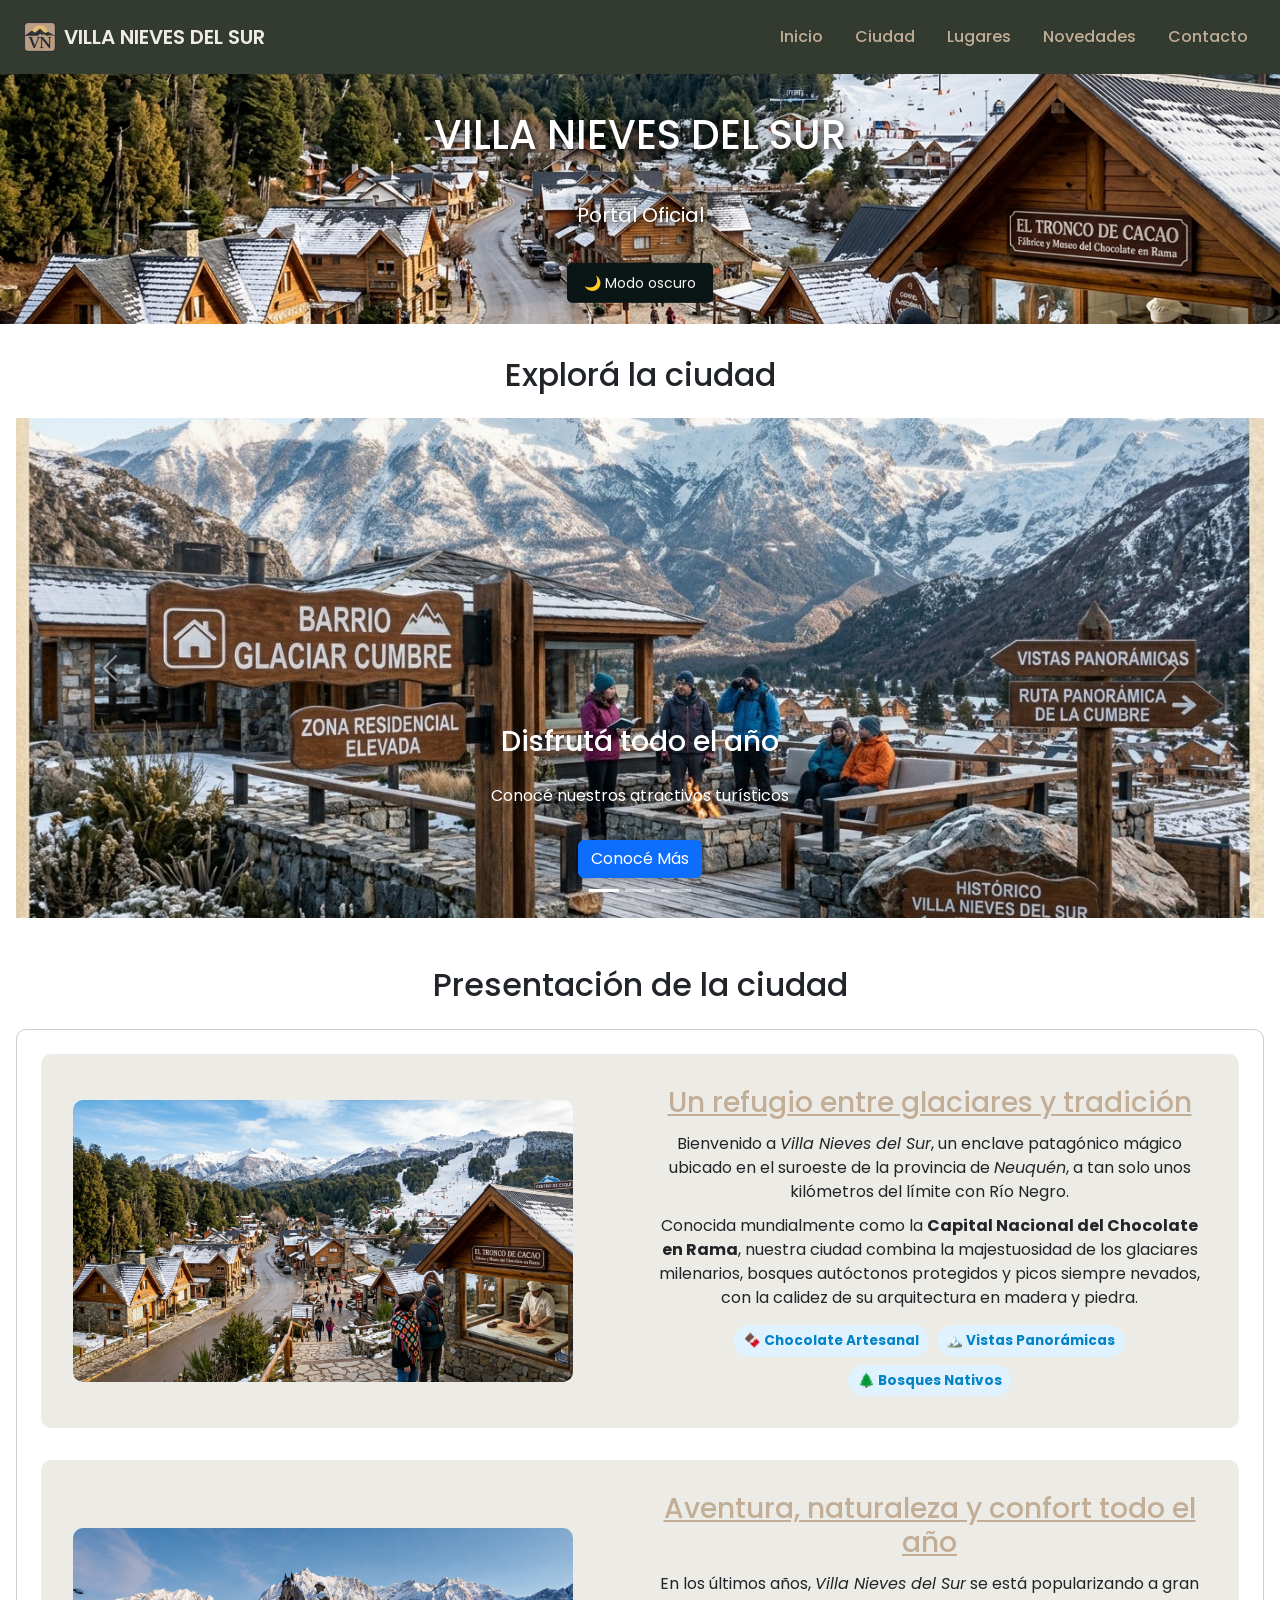
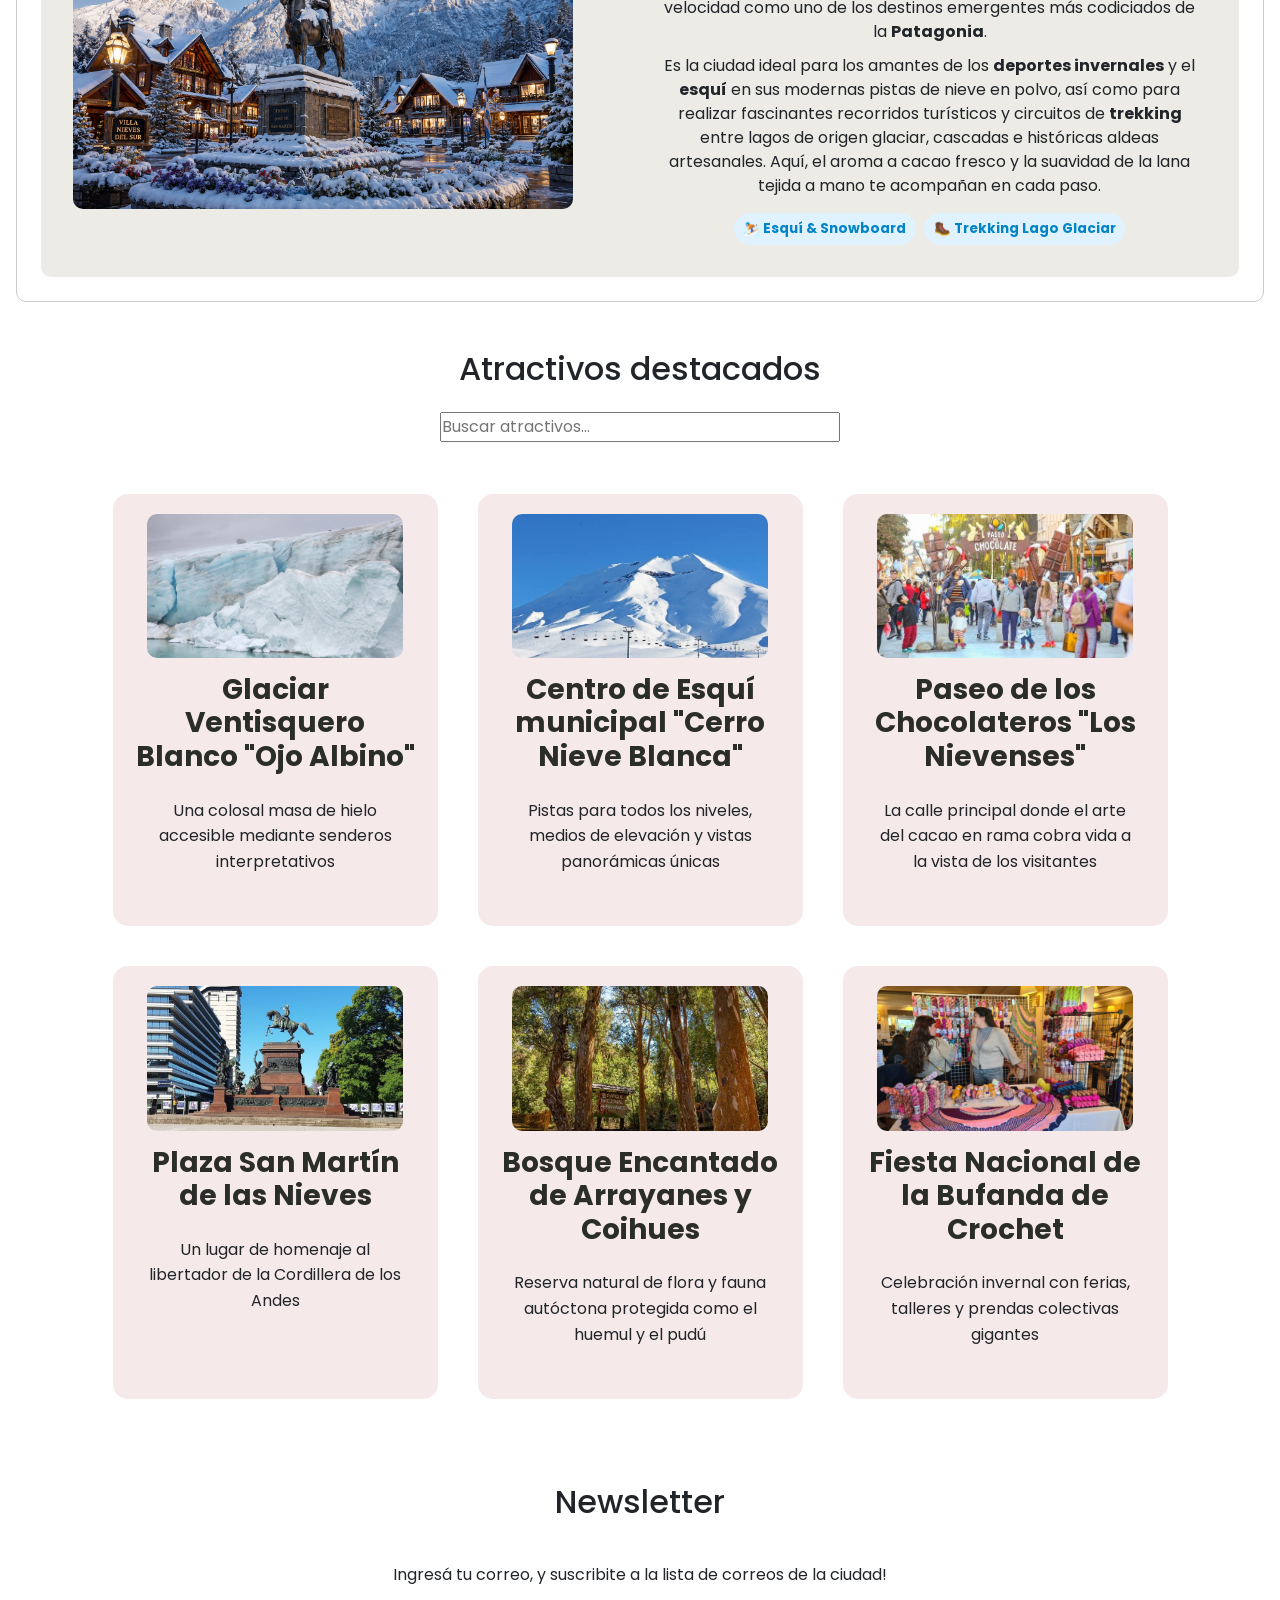
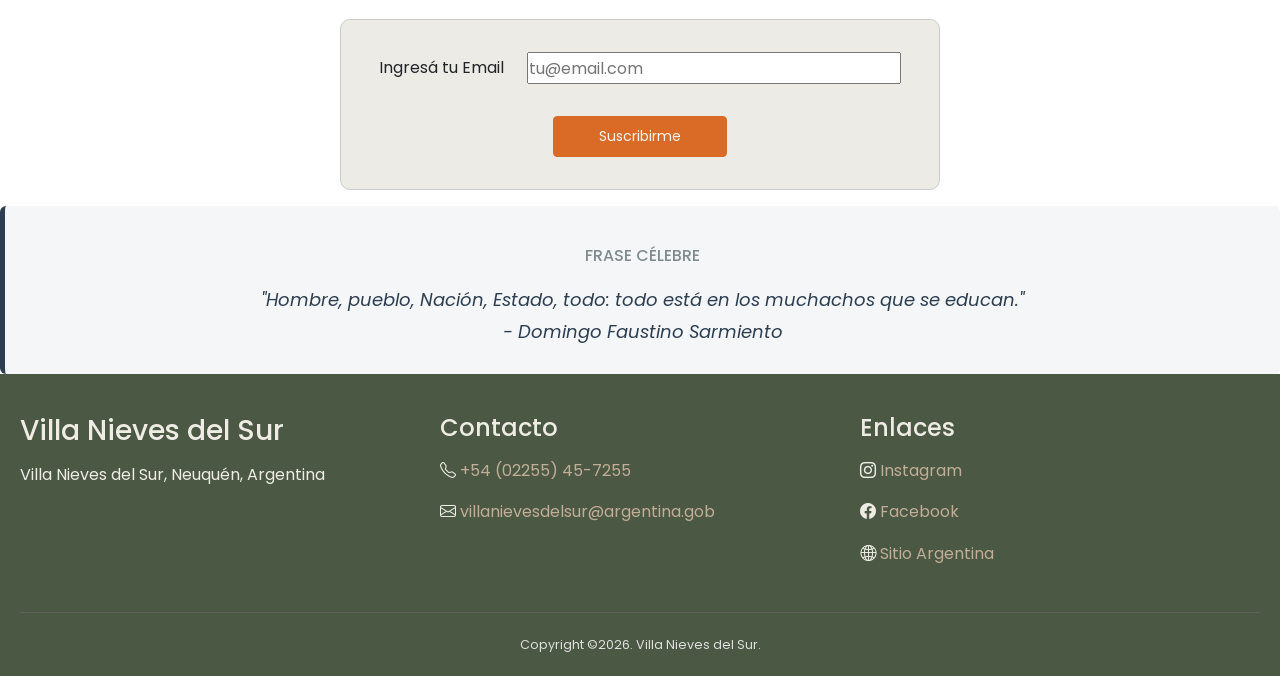
<file: index.html>
<!DOCTYPE html>
<html lang="es">
<head>
    <meta charset="UTF-8">
    <meta name="viewport" content="width=device-width, initial-scale=1.0">
    <meta name="description" content="Villa Nieves del Sur">
    <link rel="shortcut icon" href="img/villa-nieves-logo.png" type="image/x-icon">
    <link rel="preconnect" href="https://fonts.googleapis.com">
    <link rel="preconnect" href="https://fonts.gstatic.com" crossorigin>
    <link href="https://fonts.googleapis.com/css2?family=Poppins:ital,wght@0,100;0,200;0,300;0,400;0,500;0,600;0,700;0,800;0,900;1,100;1,200;1,300;1,400;1,500;1,600;1,700;1,800;1,900&display=swap" rel="stylesheet">
    <link href="https://cdn.jsdelivr.net/npm/bootstrap@5.3.8/dist/css/bootstrap.min.css" rel="stylesheet">
    <link rel="stylesheet" href="css/style.css">
    <title>Villa Nieves del Sur - Sitio Oficial - Inicio</title>
</head>
<body>
    <header id="header">
        <nav class="navbar navbar-expand-lg custom-navbar">
            <div class="container-fluid justify-content-between align-items-center px-4 py-2">
                
                <a class="navbar-brand d-flex align-items-center gap-2 text-decoration-none" href="index.html">
                    <img src="img/villa-nieves-logo.png" alt="Logo oficial de Villa Nieves del Sur" class="custom-logo-img">
                    <span class="logo-link custom-logo-link">VILLA NIEVES DEL SUR</span>
                </a>

                <button class="navbar-toggler border-0 shadow-none" type="button" data-bs-toggle="collapse" data-bs-target="#navbarNavAltMarkup" aria-controls="navbarNavAltMarkup" aria-expanded="false" aria-label="Abrir menú">
                    <span class="navbar-toggler-icon"></span>
                </button>

                <div class="collapse navbar-collapse flex-grow-0" id="navbarNavAltMarkup">
                    <ul class="navbar-nav align-lg-items-center gap-lg-3 text-center py-3 py-lg-0">
                        <li class="nav-item"><a class="nav-link custom-nav-link" href="index.html">Inicio</a></li>
                        <li class="nav-item"><a class="nav-link custom-nav-link" href="ciudad.html">Ciudad</a></li>
                        <li class="nav-item"><a class="nav-link custom-nav-link" href="lugares.html">Lugares</a></li>
                        <li class="nav-item"><a class="nav-link custom-nav-link" href="novedades.html">Novedades</a></li>
                        <li class="nav-item"><a class="nav-link custom-nav-link" href="contacto.html">Contacto</a></li>
                    </ul>
                </div>
            </div>
        </nav>
    </header>
    <main>
        
        <section id="principal" class="principal">
            <div class="textos-principal">
                <h1>VILLA NIEVES DEL SUR</h1>
                <p>Portal Oficial</p>
                <button type="button" id="modo-oscuro" class="btn-modo-oscuro">🌙 Modo oscuro</button>
            </div>
        </section>
        <section id="carousel-inicial">
            <h2>Explorá la ciudad</h2>
            <div id="carouselExampleCaptions" class="carousel slide hero-carousel">
                <div class="carousel-indicators">
                    <button type="button" data-bs-target="#carouselExampleCaptions" data-bs-slide-to="0" class="active" aria-current="true" aria-label="Slide 1"></button>
                    <button type="button" data-bs-target="#carouselExampleCaptions" data-bs-slide-to="1" aria-label="Slide 2"></button>
                    <button type="button" data-bs-target="#carouselExampleCaptions" data-bs-slide-to="2" aria-label="Slide 3"></button>
                </div>
                <div class="carousel-inner h-100">
                    <div class="carousel-item active h-100">
                        <img src="img/ciudad/Barrio-Glaciar-Cumbre.jpeg" class="d-block w-100 h-100 object-fit-cover" alt="Barrio Glaciar">
                        <!-- Quitamos d-none d-md-block para que se vea siempre -->
                        <div class="carousel-caption">
                            <h3>Disfrutá todo el año</h3>
                            <p>Conocé nuestros atractivos turísticos</p>
                            <a href="lugares.html" class="btn btn-primary">Conocé Más</a>
                        </div>
                    </div>
                    <div class="carousel-item h-100">
                        <img src="img/destacados/glaciar-ventisquero.jpg" class="d-block w-100 h-100 object-fit-cover" alt="Glaciar Ventisquero">
                        <div class="carousel-caption">
                            <h3>Recorré nuestros atractivos</h3>
                            <p>Conocé algunos de nuestros atractivos turísticos más destacados.</p>
                            <a href="galeria.html" class="btn btn-primary">Ver Galería</a>
                        </div>
                    </div>
                    <div class="carousel-item h-100">
                        <img src="img/ciudad/Barrio-Glaciar-Cumbre.jpeg" class="d-block w-100 h-100 object-fit-cover" alt="Barrio Glaciar">
                        <div class="carousel-caption">
                            <h3>Contactate con Nosotros</h3>
                            <p>Recibí noticias y formas de ponerte en contacto con nosotros.</p>
                            <a href="contacto.html" class="btn btn-primary">Contactate con Nosotros</a>
                        </div>
                    </div>
                </div>
                <button class="carousel-control-prev" type="button" data-bs-target="#carouselExampleCaptions" data-bs-slide="prev">
                    <span class="carousel-control-prev-icon" aria-hidden="true"></span>
                    <span class="visually-hidden">Previous</span>
                </button>
                <button class="carousel-control-next" type="button" data-bs-target="#carouselExampleCaptions" data-bs-slide="next">
                    <span class="carousel-control-next-icon" aria-hidden="true"></span>
                    <span class="visually-hidden">Next</span>
                </button>
            </div>
        </section>

    <section id="presentacion">
    <h2>Presentación de la ciudad</h2>
    
    <section class="presentacion-container">
        
        <article class="slide-presentacion">
            <figure class="fig-slide">
                <img src="img/ciudad/villa-nieves-centro.jpeg" class="imagen-slide" alt="Villa Nieves del Sur - Centro">
            </figure>

            <div class="textos-slide">
                <h3><u>Un refugio entre glaciares y tradición</u></h3>
                <div class="parrafos-slide">
                    <p>Bienvenido a <em>Villa Nieves del Sur</em>, un enclave patagónico mágico ubicado en el suroeste de la provincia de <em>Neuquén</em>, a tan solo unos kilómetros del límite con Río Negro.</p>
                    <p>Conocida mundialmente como la <strong>Capital Nacional del Chocolate en Rama</strong>, nuestra ciudad combina la majestuosidad de los glaciares milenarios, bosques autóctonos protegidos y picos siempre nevados, con la calidez de su arquitectura en madera y piedra.</p>
                </div>

                <div class="tags-presentacion">
                    <span class="tag">🍫 Chocolate Artesanal</span>
                    <span class="tag">🏔️ Vistas Panorámicas</span>
                    <span class="tag">🌲 Bosques Nativos</span>
                </div>
            </div>

        </article>

        
        <article class="slide-presentacion">
            <figure class="fig-slide">
                <img src="img/ciudad/villa-nieves-plaza.png" class="imagen-slide" alt="Plaza del centro de Villa Nieves">
            </figure>

            <div class="textos-slide">
                <h3><u>Aventura, naturaleza y confort todo el año</u></h3>
                <div class="parrafos-slide">
                    <p>En los últimos años, <em>Villa Nieves del Sur</em> se está popularizando a gran velocidad como uno de los destinos emergentes más codiciados de la <strong>Patagonia</strong>.</p>
                    <p>Es la ciudad ideal para los amantes de los <strong>deportes invernales</strong> y el <strong>esquí</strong> en sus modernas pistas de nieve en polvo, así como para realizar fascinantes recorridos turísticos y circuitos de <strong>trekking</strong> entre lagos de origen glaciar, cascadas e históricas aldeas artesanales. Aquí, el aroma a cacao fresco y la suavidad de la lana tejida a mano te acompañan en cada paso.</p>
                </div>

                <div class="tags-presentacion">
                    <span class="tag">⛷️ Esquí & Snowboard</span>
                    <span class="tag">🥾 Trekking Lago Glaciar</span>
                </div>
            </div>
        </article>

    </section>
</section>

        <section id="atractivos">
            <h2>Atractivos destacados</h2>
            <input id="buscador" class="buscador-atractivos" placeholder="Buscar atractivos...">
            <div class="atractivos-container">
                <article class="tarjeta-atractivo">
                    <img src="./img/destacados/glaciar-ventisquero.jpg" alt="Glaciar Ventisquero">
                    <h3><strong>Glaciar Ventisquero Blanco "Ojo Albino"</strong></h3>
                    <p>Una colosal masa de hielo accesible mediante senderos interpretativos</p>
                </article>
                <article class="tarjeta-atractivo">
                    <img src="./img/destacados/centro-ski.jpeg" alt="Centro SKI">
                    <h3><strong>Centro de Esquí municipal "Cerro Nieve Blanca"</strong></h3>
                    <p>Pistas para todos los niveles, medios de elevación y vistas panorámicas únicas</p>
                </article>
                <article class="tarjeta-atractivo">
                    <img src="./img/destacados/paseo-chocolate.jpeg" alt="Paseo del Chocolate">
                    <h3><strong>Paseo de los Chocolateros "Los Nievenses"</strong></h3>
                    <p>La calle principal donde el arte del cacao en rama cobra vida a la vista de los visitantes</p>
                </article>
                <article class="tarjeta-atractivo">
                    <img src="./img/destacados/plaza-san-martin.jpg" alt="Plaza San Martín">
                    <h3><strong>Plaza San Martín de las Nieves</strong></h3>
                    <p>Un lugar de homenaje al libertador de la Cordillera de los Andes</p>
                </article>
                <article class="tarjeta-atractivo">
                    <img src="./img/destacados/bosque-arrayanes.jpeg" alt="Bosque arrayanes">
                    <h3><strong>Bosque Encantado de Arrayanes y Coihues</strong></h3>
                    <p>Reserva natural de flora y fauna autóctona protegida como el huemul y el pudú</p>
                </article>
                <article class="tarjeta-atractivo">
                    <img src="./img/destacados/fiesta-crochet.jpeg" alt="Fiesta Crochet">
                    <h3><strong>Fiesta Nacional de la Bufanda de Crochet</strong></h3>
                    <p>Celebración invernal con ferias, talleres y prendas colectivas gigantes</p>
                </article>
            </div>
        </section>

        <section id="newsletter" class="newsletter">
            <h2>Newsletter</h2>
            <div class="newsletter-container">
                <p>Ingresá tu correo, y suscribite a la lista de correos de la ciudad!</p>
                <form action="#" method="POST" class="newsletter-form" id="form-newsletter">
                    <div class="form-news-item">
                        <label for="email">Ingresá tu Email</label>
                        <input type="email" name="email" id="email" placeholder="tu@email.com">
                    </div>
                     <span id="mensaje" aria-live="polite"></span>
                    <button id="btn-suscribir" type="submit">Suscribirme</button>   
                </form>
            </div>
        </section>

        <aside class="adicional">
            <h2>Frase célebre</h2>
            <p id="frase-texto">``El mundo es uno pero uno es el otro...``</p>
            <p id="frase-autor">José de San Martín</p>
        </aside>
    </main>
  <footer class="footer-moderno">
    <div class="footer-container">

        <div class="footer-col">
            <h3>Villa Nieves del Sur</h3>
            <p> Villa Nieves del Sur, Neuquén, Argentina</p>
        </div>


        <div class="footer-col">
            <h4>Contacto</h4>
            <p><i class="bi bi-telephone"></i> <a href="tel:+5402255457255">+54 (02255) 45-7255</a></p>
            <p><i class="bi bi-envelope"></i> <a href="mailto:villanievesdelsur@argentina.gob" class="btn-mail">villanievesdelsur@argentina.gob</a></p>
        </div>

        <div class="footer-col">
            <h4>Enlaces</h4>
            <p><i class="bi bi-instagram"></i> <a href="https://www.instagram.com/villa-nieves-del-sur" target="_blank" rel="noopener noreferrer">Instagram</a></p>
            <p><i class="bi bi-facebook"></i> <a href="https://www.facebook.com/villa-nieves-del-sur" target="_blank" rel="noopener noreferrer">Facebook</a></p>
            <p><i class="bi bi-globe2"></i> <a href="https://www.argentina.gob.ar/" target="_blank" rel="noopener noreferrer">Sitio Argentina</a></p>
        </div>
    </div>

    <div class="footer-bottom">
        <small class="footer-copyright">Copyright ©2026. Villa Nieves del Sur.</small>
    </div>
</footer>
<button id="btn-subir" title="Volver arriba">↑</button>
<script src="js/newsletter.js"></script>
<script src="js/frases-aleatorias.js"></script>
<script src="js/buscador-atractivos.js"></script>
<script src="js/modo-oscuro.js"></script>
<script src="js/button.js"></script>
<script src="https://cdn.jsdelivr.net/npm/bootstrap@5.3.8/dist/js/bootstrap.bundle.min.js"></script>
</body>
</html>
</file>
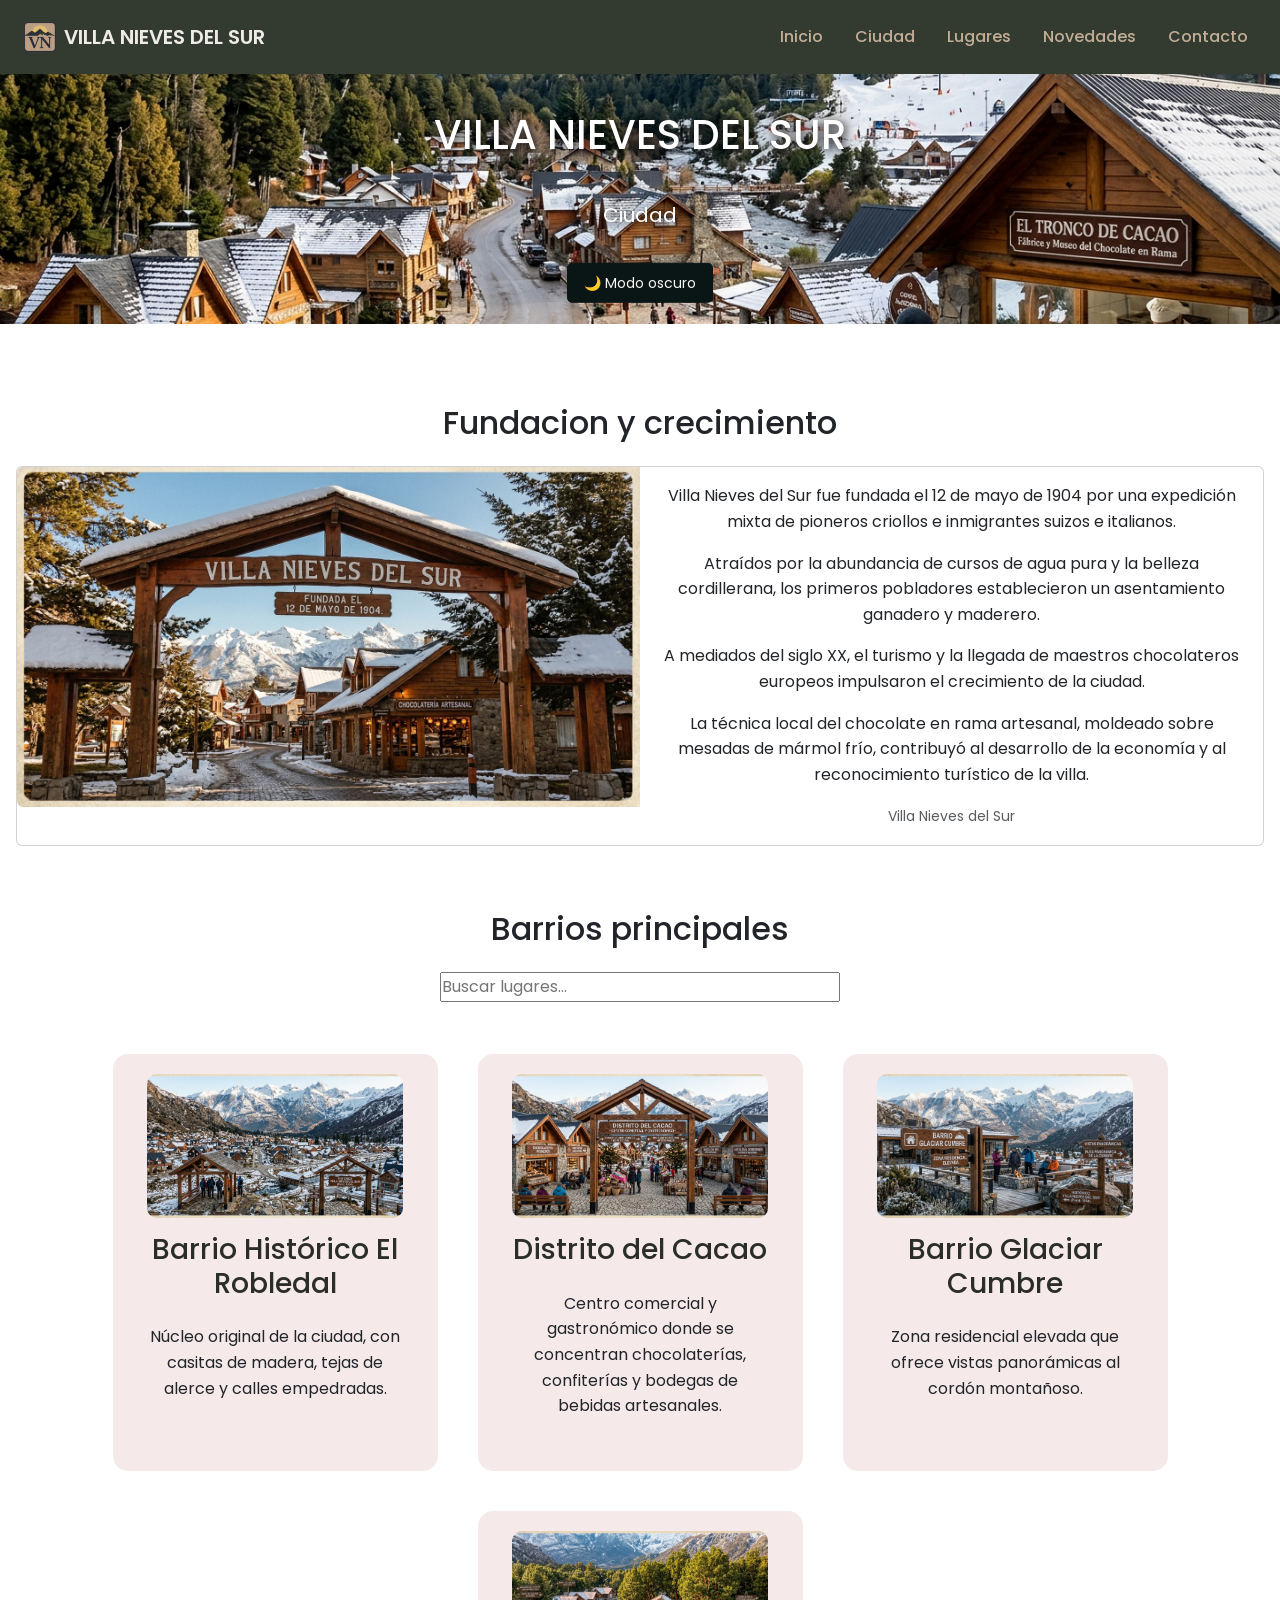
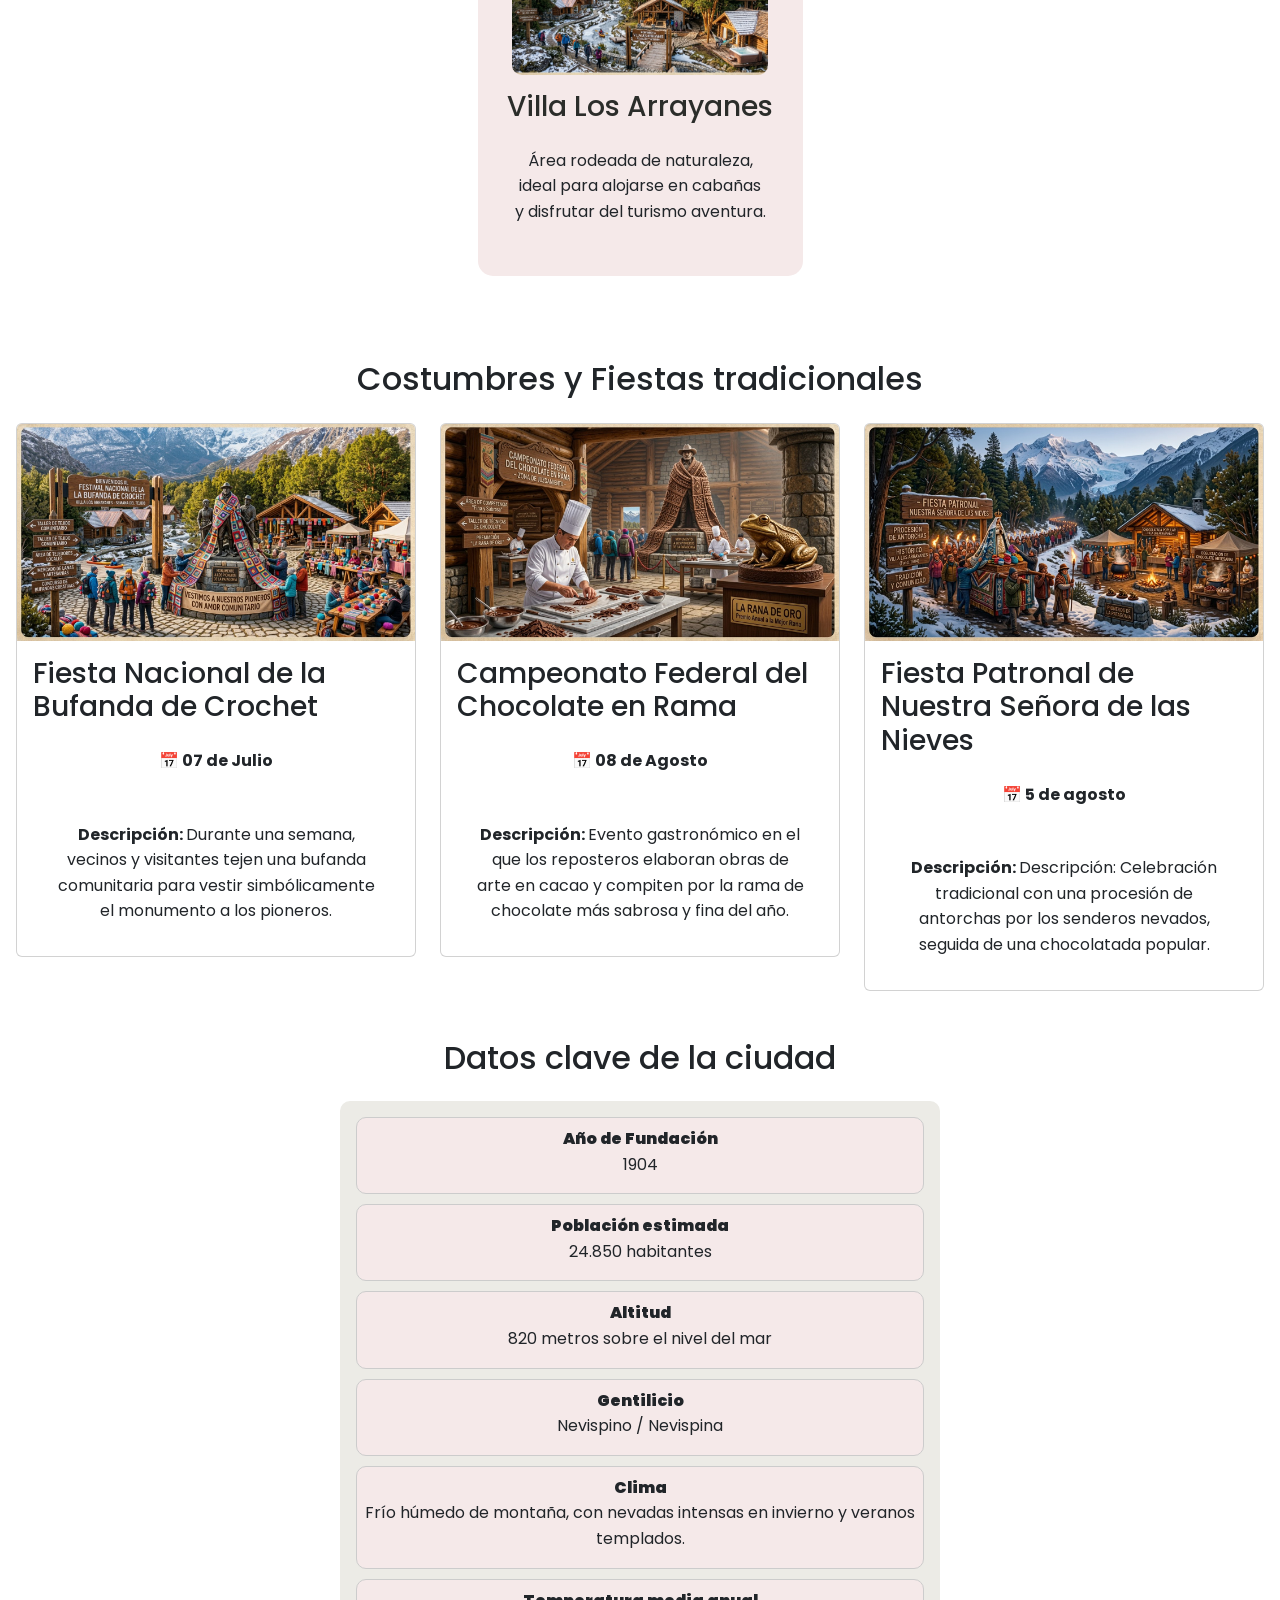
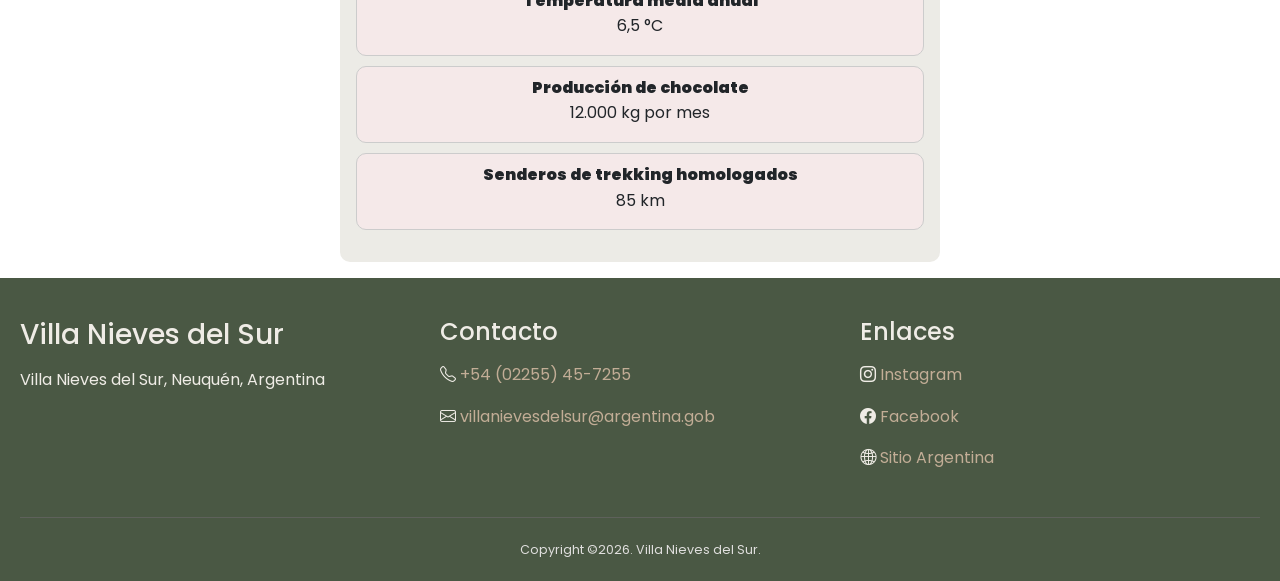
<file: ciudad.html>
<!DOCTYPE html>
<html lang="es">
<head>
    <meta charset="UTF-8">
    <meta name="viewport" content="width=device-width, initial-scale=1.0">
    <meta name="description" content="Villa Nieves del Sur">
    <link rel="shortcut icon" href="img/villa-nieves-logo.png" type="image/x-icon">
    <link href="https://cdn.jsdelivr.net/npm/bootstrap@5.3.8/dist/css/bootstrap.min.css"
    rel="stylesheet">
    <link rel="preconnect" href="https://fonts.googleapis.com">
    <link rel="preconnect" href="https://fonts.gstatic.com" crossorigin>
    <link href="https://fonts.googleapis.com/css2?family=Poppins:ital,wght@0,100;0,200;0,300;0,400;0,500;0,600;0,700;0,800;0,900;1,100;1,200;1,300;1,400;1,500;1,600;1,700;1,800;1,900&display=swap" rel="stylesheet">
    <link rel="stylesheet" href="css/style.css">
    <title>Villa Nieves del Sur - Ciudad</title>
</head>
<body>
    <header id="header">
        <nav class="navbar navbar-expand-lg custom-navbar">
            <div class="container-fluid justify-content-between align-items-center px-4 py-2">
                
                <a class="navbar-brand d-flex align-items-center gap-2 text-decoration-none" href="index.html">
                    <img src="img/villa-nieves-logo.png" alt="Logo oficial de Villa Nieves del Sur" class="custom-logo-img">
                    <span class="logo-link custom-logo-link">VILLA NIEVES DEL SUR</span>
                </a>

                <button class="navbar-toggler border-0 shadow-none" type="button" data-bs-toggle="collapse" data-bs-target="#navbarNavAltMarkup" aria-controls="navbarNavAltMarkup" aria-expanded="false" aria-label="Abrir menú">
                    <span class="navbar-toggler-icon"></span>
                </button>

                <div class="collapse navbar-collapse flex-grow-0" id="navbarNavAltMarkup">
                    <ul class="navbar-nav align-lg-items-center gap-lg-3 text-center py-3 py-lg-0">
                        <li class="nav-item"><a class="nav-link custom-nav-link" href="index.html">Inicio</a></li>
                        <li class="nav-item"><a class="nav-link custom-nav-link" href="ciudad.html">Ciudad</a></li>
                        <li class="nav-item"><a class="nav-link custom-nav-link" href="lugares.html">Lugares</a></li>
                        <li class="nav-item"><a class="nav-link custom-nav-link" href="novedades.html">Novedades</a></li>
                        <li class="nav-item"><a class="nav-link custom-nav-link" href="contacto.html">Contacto</a></li>
                    </ul>
                </div>
            </div>
        </nav>
    </header>
    <main>
        <section id="principal" class="principal">
            <div class="textos-principal">
                <h1>VILLA NIEVES DEL SUR</h1>
                <p>Ciudad</p>
                <button type="button" id="modo-oscuro" class="btn-modo-oscuro">🌙 Modo oscuro</button>
            </div>
        </section>
        
             <section id="ciudad" aria-labelledby="titulo-visita" class="mt-5">
      <h2 id="titulo-visita" class="text-center">Fundacion y crecimiento</h2>

        <div class="card mb-3">
            <div class="row g-0">
                <div class="col-12 col-md-6">
                <img src="img/ciudad/Bienvenido-a-villa-nieves.jpeg" alt="Entrada a la Villa Nieves" class="img-fluid rounded-start">
                </div>
                <div class="col-12 col-md-6">
                    <div class="card-body d-flex flex-column justify-content-center h-100">
                       
                        <p class="card-text p-0">Villa Nieves del Sur fue fundada el 12 de mayo de 1904
                        por una expedición mixta de pioneros criollos e
                        inmigrantes suizos e italianos.</p>
                        <p class="card-text p-0">Atraídos por la
                        abundancia de cursos de agua pura y la belleza
                        cordillerana, los primeros pobladores establecieron
                        un asentamiento ganadero y maderero.</p>
                        <p class="card-text p-0">A mediados del siglo XX, el turismo y la llegada de
                        maestros chocolateros europeos impulsaron el crecimiento
                        de la ciudad.</p>
                        <p class="card-text p-0">  La técnica local del chocolate en rama
                        artesanal, moldeado sobre mesadas de mármol frío,
                        contribuyó al desarrollo de la economía y al
                        reconocimiento turístico de la villa.</p>
                        <p class="card-text p-0"><small class="text-muted">Villa Nieves del Sur</small></p>
                    </div>
                </div>
            </div>
        </div>

    </section>
        <section id="lugares" class="lugares">
            <h2>Barrios principales</h2>
            <input id="buscador" class="buscador-atractivos" placeholder="Buscar lugares...">
            <div class="atractivos-container">
                    <article class="tarjeta-atractivo">
                        <img src="img/ciudad/Barrio-Historico-El-Robledal.jpeg">
                    
                                    <h3>Barrio Histórico El Robledal</h3>

                                    <p>
                                        Núcleo original de la ciudad, con casitas de madera,
                                        tejas de alerce y calles empedradas.
                                    </p>
                                    
                                </article>

                                <article class="tarjeta-atractivo">
                                    <img src="img/ciudad/Distrito-Del-Cacao.jpeg">
                                    <h3>Distrito del Cacao</h3>
                                
                                    <p>
                                        Centro comercial y gastronómico donde se concentran
                                        chocolaterías, confiterías y bodegas de bebidas
                                        artesanales.
                                    </p>
                                    
                                </article>
                                <article class="tarjeta-atractivo">
                                     <img src="img/ciudad/Barrio-Glaciar-Cumbre.jpeg">
                                                <h3>Barrio Glaciar Cumbre</h3>
                                                <p>
                                                    Zona residencial elevada que ofrece vistas
                                                    panorámicas al cordón montañoso.
                                                </p>
                                               
                                            </article>

                                            <article class="tarjeta-atractivo">
                                                <img src="img/ciudad/Villa-los-Arrayanes.jpeg">
                                                <h3>Villa Los Arrayanes</h3>
                                                <p>
                                                    Área rodeada de naturaleza, ideal para alojarse
                                                    en cabañas y disfrutar del turismo aventura.
                                                </p>
                                                
                                            </article>
            </div>

        </section>
        <section id="eventos" class="eventos">
             <h2>Costumbres y Fiestas tradicionales </h2>
             <div class="row row-cols-1 row-cols-md-3 g-4">
                    <div class="col">
                        <div class="card">
                        <img src="img/ciudad/Festival-de-la-bufanda.jpeg" class="card-img-top" alt="Fiesta de la Bufanda">
                        <div class="card-body">
                            <h3 class="card-title">Fiesta Nacional de la Bufanda de Crochet</h3>
                            <p class="card-text"><strong><time datetime="2026-07">📅 07 de Julio</time></strong> </p>
                            <p class="card-text"><strong> Descripción: </strong>  Durante una semana, vecinos y visitantes tejen
                        una bufanda comunitaria para vestir simbólicamente el monumento a los pioneros.</p>
                        </div>
                        </div>
                    </div>
                    <div class="col">
                        <div class="card">
                        <img src="img/ciudad/Campeonato-del-chocolate-en-rama.jpeg" class="card-img-top" alt="Campeonato Federal Del Chocolate en Rama">
                        <div class="card-body">
                            <h3 class="card-title">Campeonato Federal del Chocolate en Rama</h3>
                            <p class="card-text"><strong><time datetime="2026-08">📅 08 de Agosto</time></strong> </p>
                            <p class="card-text"><strong> Descripción: </strong> Evento gastronómico en el que los reposteros
                               elaboran obras de arte en cacao y compiten por la rama de chocolate más sabrosa y fina del año. </p>
                        </div>
                        </div>
                    </div>
                    <div class="col">
                        <div class="card">
                        <img src="img/ciudad/Fiesta-Patronal-de-Nuestras-Señoras-de-las-Nieves.jpeg" class="card-img-top" alt="Fiesta Patronal de Nuestra Señora">
                        <div class="card-body">
                            <h3 class="card-title">Fiesta Patronal de Nuestra Señora de las Nieves</h3>
                            <p class="card-text"><strong><time datetime="2026-08-05">📅 5 de agosto</time></strong> </p>
                            <p class="card-text"><strong> Descripción: </strong> Descripción: </strong>  Celebración tradicional con una procesión de
                               antorchas por los senderos nevados, seguida de una chocolatada popular.</p>
                        </div>
                        </div>
                    </div>
                </div>

        </section>

        <section class="datos-clave">
            <h2>Datos clave de la ciudad</h2>
            <div class="datos-container">

                <dl class="datos">
                    
                    <div class="dato-importante">
                        <dt><strong>Año de Fundación</strong></dt>
                        <dd>1904</dd>
                    </div>

                    <div class="dato-importante">
                        <dt><strong>Población estimada</strong></dt>
                        <dd>24.850 habitantes</dd>
                    </div>

                    <div class="dato-importante">
                        <dt><strong>Altitud</strong></dt>
                        <dd>820 metros sobre el nivel del mar</dd>
                    </div>

                    <div class="dato-importante">
                    <dt><strong>Gentilicio</strong></dt>
                    <dd>Nevispino / Nevispina</dd>    
                    </div>

                    <div class="dato-importante">
                        <dt><strong>Clima</strong></dt>
                        <dd>Frío húmedo de montaña, con nevadas intensas
                        en invierno y veranos templados.</dd>
                    </div>
                    <div class="dato-importante">
                        <dt><strong>Temperatura media anual</strong></dt>
                        <dd>6,5 °C</dd>
                    </div>

                    <div class="dato-importante">
                        <dt><strong>Producción de chocolate</strong></dt>
                        <dd>12.000 kg por mes</dd>
                    </div>
                    
                    <div class="dato-importante"> 
                        <dt><strong>Senderos de trekking homologados</strong></dt>
                        <dd>85 km</dd>
                    </div>
                    
                </dl>
            </div>
        </section>
       
    </main>
 <footer class="footer-moderno">
    <div class="footer-container">
        <!-- Columna 1: Nombre y Ubicación -->
        <div class="footer-col">
        <h3>Villa Nieves del Sur</h3>
        <p> Villa Nieves del Sur, Neuquén, Argentina</p>
        </div>

        <!-- Columna 2: Contacto -->
        <div class="footer-col">
        <h4>Contacto</h4>
        <p><i class="bi bi-telephone"></i> <a href="tel:+5402255457255">+54 (02255) 45-7255</a></p>
        <p><i class="bi bi-envelope"></i> <a href="mailto:villanievesdelsur@argentina.gob" class="btn-mail">villanievesdelsur@argentina.gob</a></p>
        </div>

        <!-- Columna 3: Enlaces externos y Redes -->
        <div class="footer-col">
        <h4>Enlaces</h4>
        <p><i class="bi bi-instagram"></i> <a href="https://www.instagram.com/villa-nieves-del-sur" target="_blank" rel="noopener noreferrer">Instagram</a></p>
        <p><i class="bi bi-facebook"></i> <a href="https://www.facebook.com/villa-nieves-del-sur" target="_blank" rel="noopener noreferrer">Facebook</a></p>
        <p><i class="bi bi-globe2"></i> <a href="https://www.argentina.gob.ar/" target="_blank" rel="noopener noreferrer">Sitio Argentina</a></p>
        </div>
    </div>

    <!-- Barra Copyright -->
    <div class="footer-bottom">
        <small class="footer-copyright">Copyright ©2026. Villa Nieves del Sur.</small>
    </div>
</footer>
<button id="btn-subir" title="Volver arriba">↑</button>
<script src="js/buscador-atractivos.js"></script>
<script src="js/modo-oscuro.js"></script>
<script src="js/button.js"></script>
<script src="https://cdn.jsdelivr.net/npm/bootstrap@5.3.8/dist/js/bootstrap.bundle.min.js"></script>
</body>
</html>
</file>
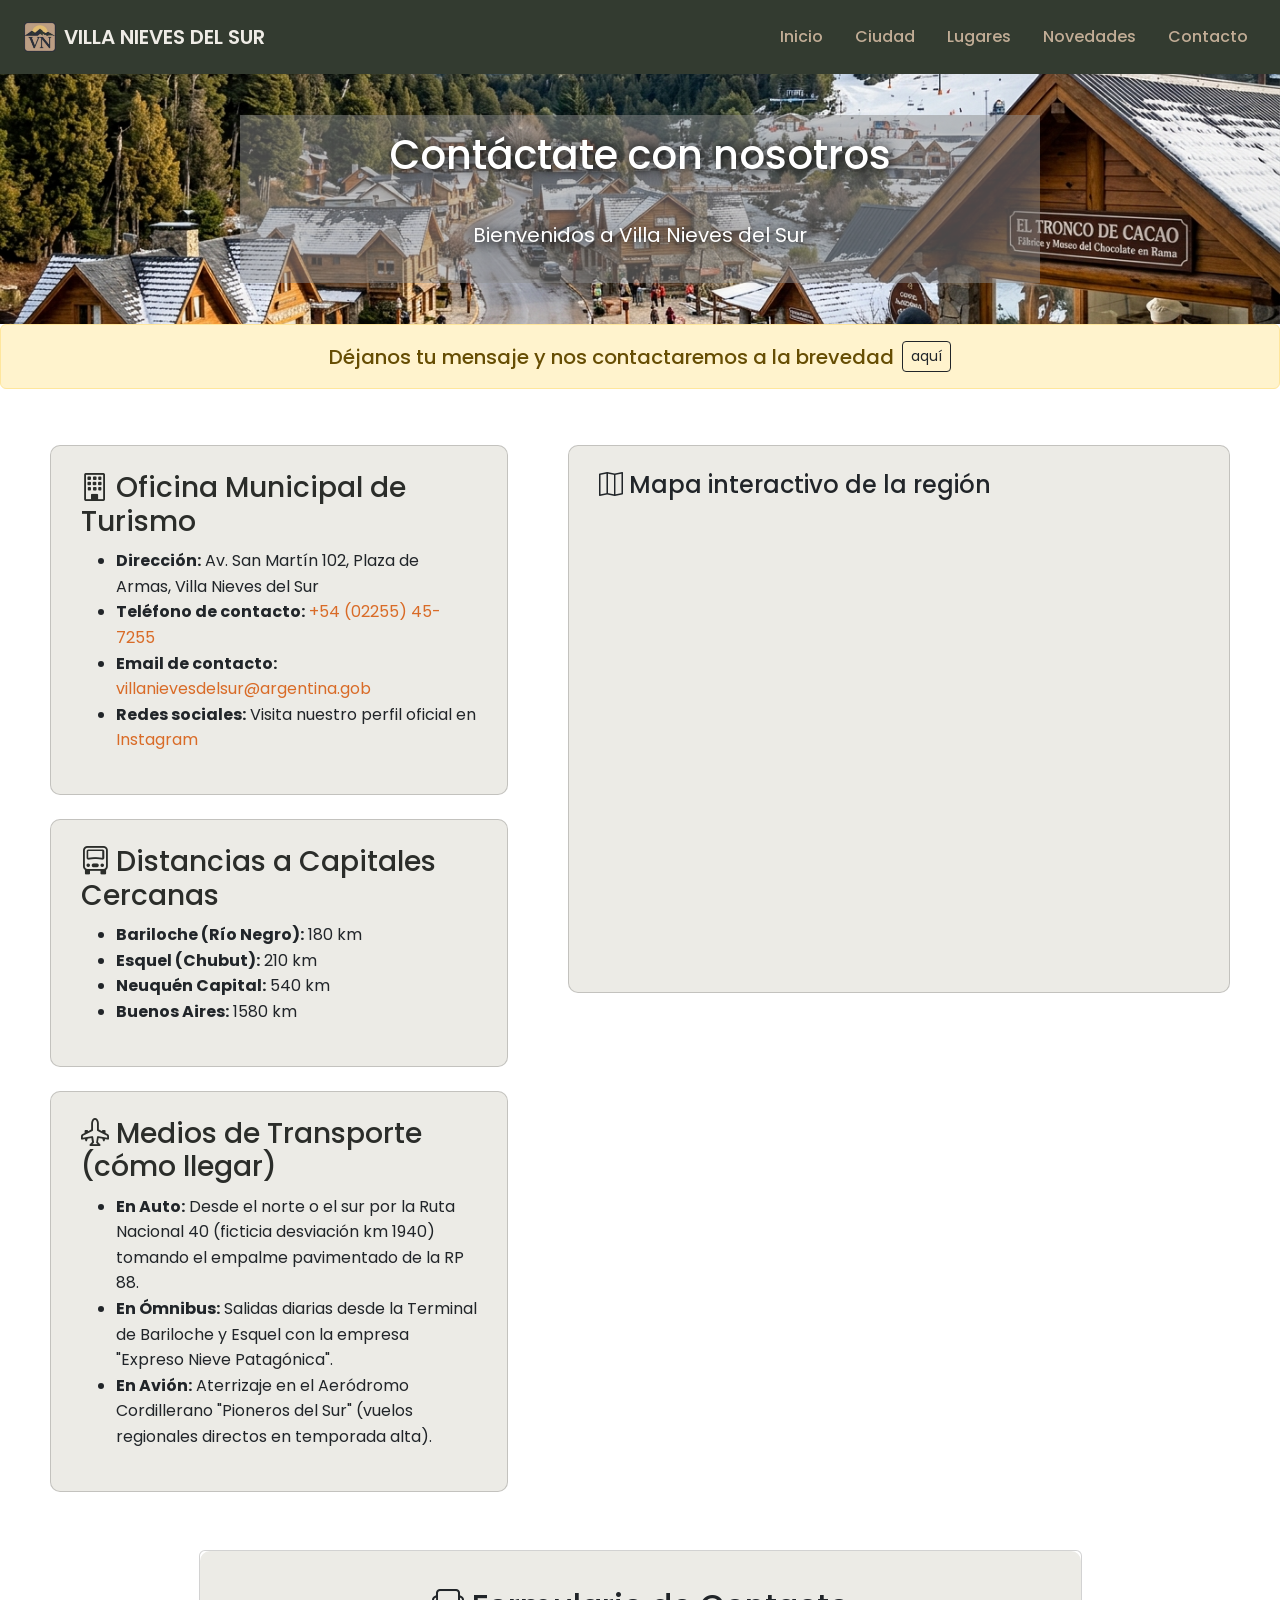
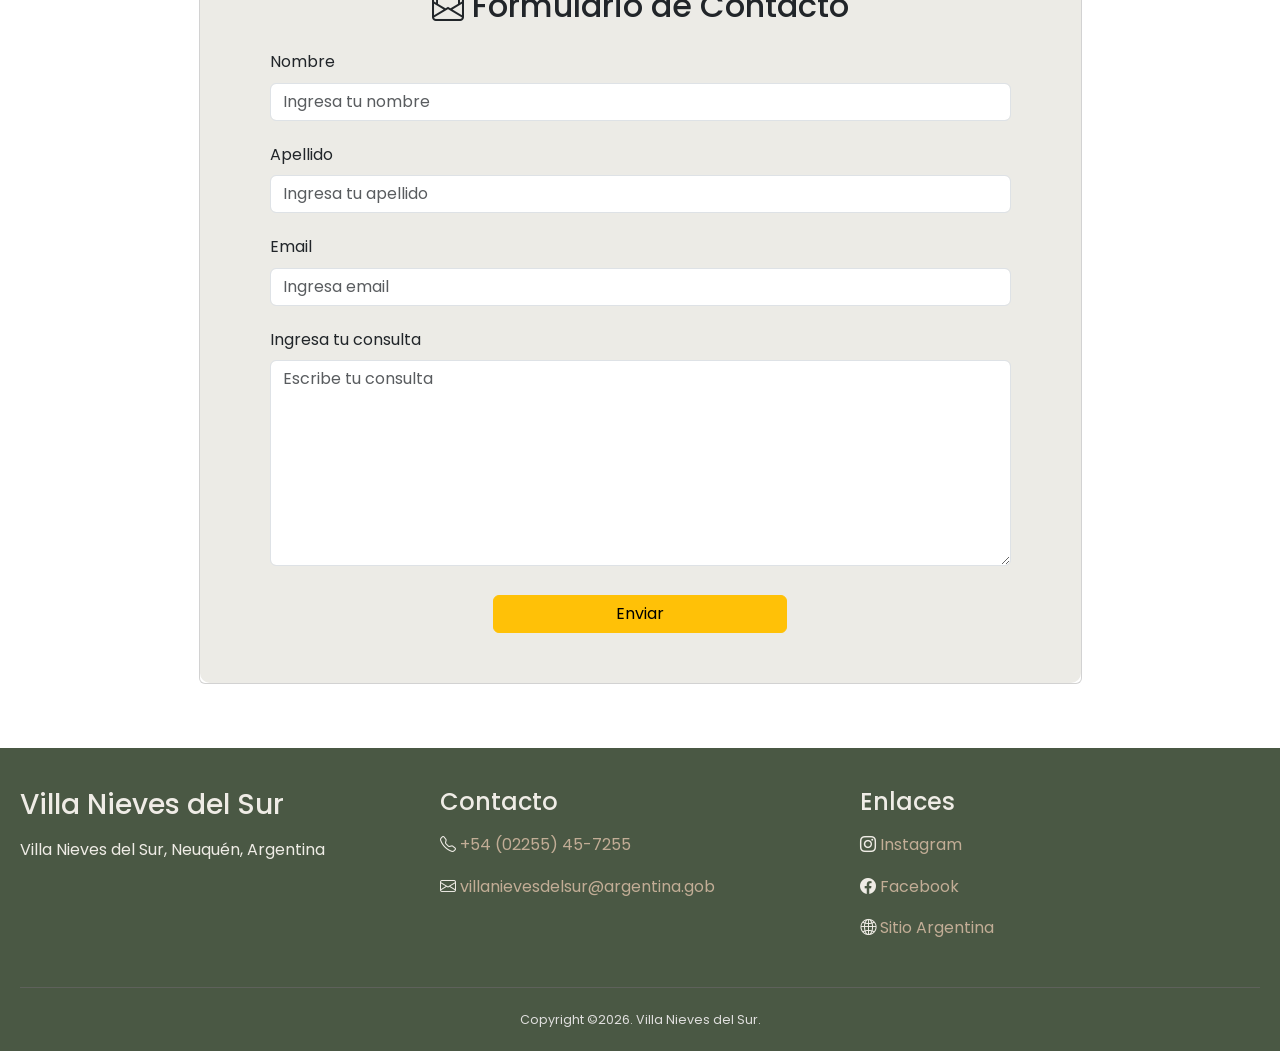
<file: contacto.html>
<!DOCTYPE html>
<html lang="es">
  <head>
    <meta charset="UTF-8" />
    <meta name="viewport" content="width=device-width, initial-scale=1.0" />
    <meta name="description" content="Villa Nieves del Sur" />
    <link
      rel="shortcut icon"
      href="img/villa-nieves-logo.png"
      type="image/x-icon"
    />
    <link
      href="https://cdn.jsdelivr.net/npm/bootstrap@5.3.8/dist/css/bootstrap.min.css"
      rel="stylesheet"
    />
    <link rel="stylesheet" href="https://cdn.jsdelivr.net/npm/bootstrap-icons@1.13.2/font/bootstrap-icons.min.css">
    <link rel="preconnect" href="https://fonts.googleapis.com" />
    <link rel="preconnect" href="https://fonts.gstatic.com" crossorigin />
    <link
      href="https://fonts.googleapis.com/css2?family=Poppins:ital,wght@0,100;0,200;0,300;0,400;0,500;0,600;0,700;0,800;0,900;1,100;1,200;1,300;1,400;1,500;1,600;1,700;1,800;1,900&display=swap"
      rel="stylesheet"
    />
    <link rel="stylesheet" href="css/style.css" />
    <title>Villa Nieves del Sur - Contacto</title>
  </head>
  <body>
    <header id="header">
      <nav class="navbar navbar-expand-lg custom-navbar">
        <div
          class="container-fluid justify-content-between align-items-center px-4 py-2"
        >
          <a
            class="navbar-brand d-flex align-items-center gap-2 text-decoration-none"
            href="index.html"
          >
            <img
              src="img/villa-nieves-logo.png"
              alt="Logo oficial de Villa Nieves del Sur"
              class="custom-logo-img"
            />
            <span class="logo-link custom-logo-link">VILLA NIEVES DEL SUR</span>
          </a>

          <button
            class="navbar-toggler border-0 shadow-none"
            type="button"
            data-bs-toggle="collapse"
            data-bs-target="#navbarNavAltMarkup"
            aria-controls="navbarNavAltMarkup"
            aria-expanded="false"
            aria-label="Abrir menú"
          >
            <span class="navbar-toggler-icon"></span>
          </button>

          <div
            class="collapse navbar-collapse flex-grow-0"
            id="navbarNavAltMarkup"
          >
            <ul
              class="navbar-nav align-lg-items-center gap-lg-3 text-center py-3 py-lg-0"
            >
              <li class="nav-item">
                <a class="nav-link custom-nav-link" href="index.html">Inicio</a>
              </li>
              <li class="nav-item">
                <a class="nav-link custom-nav-link" href="ciudad.html"
                  >Ciudad</a
                >
              </li>
              <li class="nav-item">
                <a class="nav-link custom-nav-link" href="lugares.html"
                  >Lugares</a
                >
              </li>
              <li class="nav-item">
                <a class="nav-link custom-nav-link" href="novedades.html"
                  >Novedades</a
                >
              </li>
              <li class="nav-item">
                <a class="nav-link custom-nav-link" href="contacto.html"
                  >Contacto</a
                >
              </li>
            </ul>
          </div>
        </div>
      </nav>
    </header>
    <div class="main-div">
      <section id="prinicipal" class="principal --contacto">
        <div class="main-title-div">
          <div class="--title textos-principal">
            <h1>Contáctate con nosotros</h1>
            <p>Bienvenidos a Villa Nieves del Sur</p>
          </div>
        </div>
      </section>
      <div class="alert alert-warning" role="alert">
        <div class="d-flex justify-content-center align-items-center gap-2">
          <h5 class="text-center mb-0">Déjanos tu mensaje y nos contactaremos a la brevedad</h5>
          <a href="#contacto-form" class="btn btn-outline-dark btn-sm">aquí</a>
        </div>
      </div>
      <div class="main-div-section-aside">
        <main>
          <div class="card mb-4">
            <div class="card-body p-0">
              <h2 class="card-title"><i class="bi bi-building"></i> Oficina Municipal de Turismo</h2>
              <ul>
              <li>
                <strong>Dirección:</strong> Av. San Martín 102, Plaza de Armas,
                Villa Nieves del Sur
              </li>
              <li>
                <strong>Teléfono de contacto:</strong>
                <a href="tel:+54(02255)45-7255">+54 (02255) 45-7255</a>
              </li>
              <li>
                <strong>Email de contacto:</strong>
                <a href="mailto:villanievesdelsur@argentina.gob"
                  >villanievesdelsur@argentina.gob</a
                >
              </li>
              <li>
                <strong>Redes sociales:</strong> Visita nuestro perfil oficial
                en
                <a
                  href="https://www.instagram.com/?hl=es-la"
                  target="_blank"
                  rel="noopener noreferrer"
                  >Instagram</a
                >
              </li>
            </ul>
            </div>
          </div>
          <div class="card mb-4">
            <div class="card-body p-0">
              <h2 class="card-title"><i class="bi bi-truck-front"></i> Distancias a Capitales Cercanas</h2>
              <ul>
                <li><strong>Bariloche (Río Negro):</strong> 180 km</li>
                <li><strong>Esquel (Chubut):</strong> 210 km</li>
                <li><strong>Neuquén Capital:</strong> 540 km</li>
                <li><strong>Buenos Aires:</strong> 1580 km</li>
              </ul>
            </div>
          </div>
          <div class="card">
            <div class="card-body p-0">
              <h2 class="card-title"><i class="bi bi-airplane-engines"></i> Medios de Transporte (cómo llegar)</h2>
              <ul>
                <li>
                  <strong>En Auto:</strong> Desde el norte o el sur por la Ruta
                  Nacional 40 (ficticia desviación km 1940) tomando el empalme
                  pavimentado de la RP 88.
                </li>
                <li>
                  <strong>En Ómnibus:</strong> Salidas diarias desde la Terminal
                  de Bariloche y Esquel con la empresa "Expreso Nieve Patagónica".
                </li>
                <li>
                  <strong>En Avión:</strong> Aterrizaje en el Aeródromo
                  Cordillerano "Pioneros del Sur" (vuelos regionales directos en
                  temporada alta).
                </li>
            </ul>
            </div>
          </div>
        </main>
        <aside class="aside-container">
          <div class="card w-100">
            <div class="card-body p-0">
              <h3 class="card-title"><i class="bi bi-map" aria-hidden="true"></i> Mapa interactivo de la región</h3>
              <iframe
                src="https://www.google.com/maps/embed?pb=!1m18!1m12!1m3!1d3003.57980229221!2d-71.44670312343904!3d-41.16551947132878!2m3!1f0!2f0!3f0!3m2!1i1024!2i768!4f13.1!3m3!1m2!1s0x961a7c9cf5d63e61%3A0x79acc2e5fc855e2e!2sCatedral%20Alta%20Patagonia!5e0!3m2!1ses-419!2sar!4v1788731763914!5m2!1ses-419!2sar"
                width="600"
                height="450"
                allowfullscreen=""
                loading="lazy"
                referrerpolicy="strict-origin-when-cross-origin"
              ></iframe>
            </div>
          </div>
        </aside>
      </div>
    </div>
    <section class="d-flex justify-content-center pt-5 mb-5" id="contacto-form">
      <div class="card">
        <div class="card-body p-0">
          <div class="form-wrapper">
            <h2 class="contacto-title"><i class="bi bi-envelope-paper"></i> Formulario de Contacto</h2>
            <form action="#" method="POST" id="contactoForm">
              <label for="nombre" class="form-label">Nombre</label>
              <input type="text" class="form-control mb-3" name="nombre" id="firstName" placeholder="Ingresa tu nombre" />
              <span id="firstNameMessage" class="form-validation-message"></span>
              <label for="apellido" class="form-label">Apellido</label>
              <input type="text" name="apellido" class="form-control mb-3" placeholder="Ingresa tu apellido" id="lastName" />
              <span id="lastNameMessage" class="form-validation-message"></span>
              <label for="email" class="form-label">Email</label>
              <input type="email" name="email" id="email" placeholder="Ingresa email" class="form-control mb-3" />
              <span id="emailMessage" class="form-validation-message"></span>
              <label for="consulta" class="form-label">Ingresa tu consulta</label>
              <textarea name="consulta" cols="50" rows="8" placeholder="Escribe tu consulta" class="form-control mb-4" id="textArea"></textarea>
              <span id="textAreaMessage" class="form-validation-message"></span>
              <div class="row justify-content-center">
                <div class="col-5">
                  <button class="btn btn-warning w-100" type="submit">Enviar</button>
                </div>
              </div>
            </form>
          </div>
        </div>
      </div>
      <div class="modal fade" id="formModal" tabindex="-1" aria-labelledby="formModalLabel" aria-hidden="true">
        <div class="modal-dialog">
          <div class="modal-content">
            <div class="modal-header">
              <h5 class="modal-title" id="formModalLabel">¡Consulta enviada exitosamente!</h5>
              <button type="button" class="btn-close" data-bs-dismiss="modal" aria-label="Close"></button>
            </div>
            <div class="modal-body">
              <p>Nos contactaremos a la brevedad</p>
            </div>
          </div>
        </div>
      </div>
    </section>
    <footer class="footer-moderno">
      <div class="footer-container">
        <!-- Columna 1: Nombre y Ubicación -->
        <div class="footer-col">
          <h3>Villa Nieves del Sur</h3>
          <p>Villa Nieves del Sur, Neuquén, Argentina</p>
        </div>

        <!-- Columna 2: Contacto -->
        <div class="footer-col">
          <h4>Contacto</h4>
          <p><i class="bi bi-telephone"></i> <a href="tel:+5402255457255">+54 (02255) 45-7255</a></p>
          <p>
            <i class="bi bi-envelope"></i>
            <a href="mailto:villanievesdelsur@argentina.gob" class="btn-mail"
              >villanievesdelsur@argentina.gob</a
            >
          </p>
        </div>

        <!-- Columna 3: Enlaces externos y Redes -->
        <div class="footer-col">
          <h4>Enlaces</h4>
          <p>
            <i class="bi bi-instagram"></i>
            <a
              href="https://www.instagram.com/villa-nieves-del-sur"
              target="_blank"
              rel="noopener noreferrer"
              >Instagram</a
            >
          </p>
          <p>
            <i class="bi bi-facebook"></i>
            <a
              href="https://www.facebook.com/villa-nieves-del-sur"
              target="_blank"
              rel="noopener noreferrer"
              >Facebook</a
            >
          </p>
          <p>
            <i class="bi bi-globe2"></i>
            <a
              href="https://www.argentina.gob.ar/"
              target="_blank"
              rel="noopener noreferrer"
              >Sitio Argentina</a
            >
          </p>
        </div>
      </div>

      <!-- Barra Copyright -->
      <div class="footer-bottom">
        <small class="footer-copyright"
          >Copyright ©2026. Villa Nieves del Sur.</small
        >
      </div>
    </footer>
    <button id="btn-subir" title="Volver arriba">↑</button>
    <script src="js/button.js"></script>
    <script src="https://cdn.jsdelivr.net/npm/bootstrap@5.3.8/dist/js/bootstrap.bundle.min.js"></script>
    <script src="./js/contacto.js"></script>
  </body>
</html>
</file>
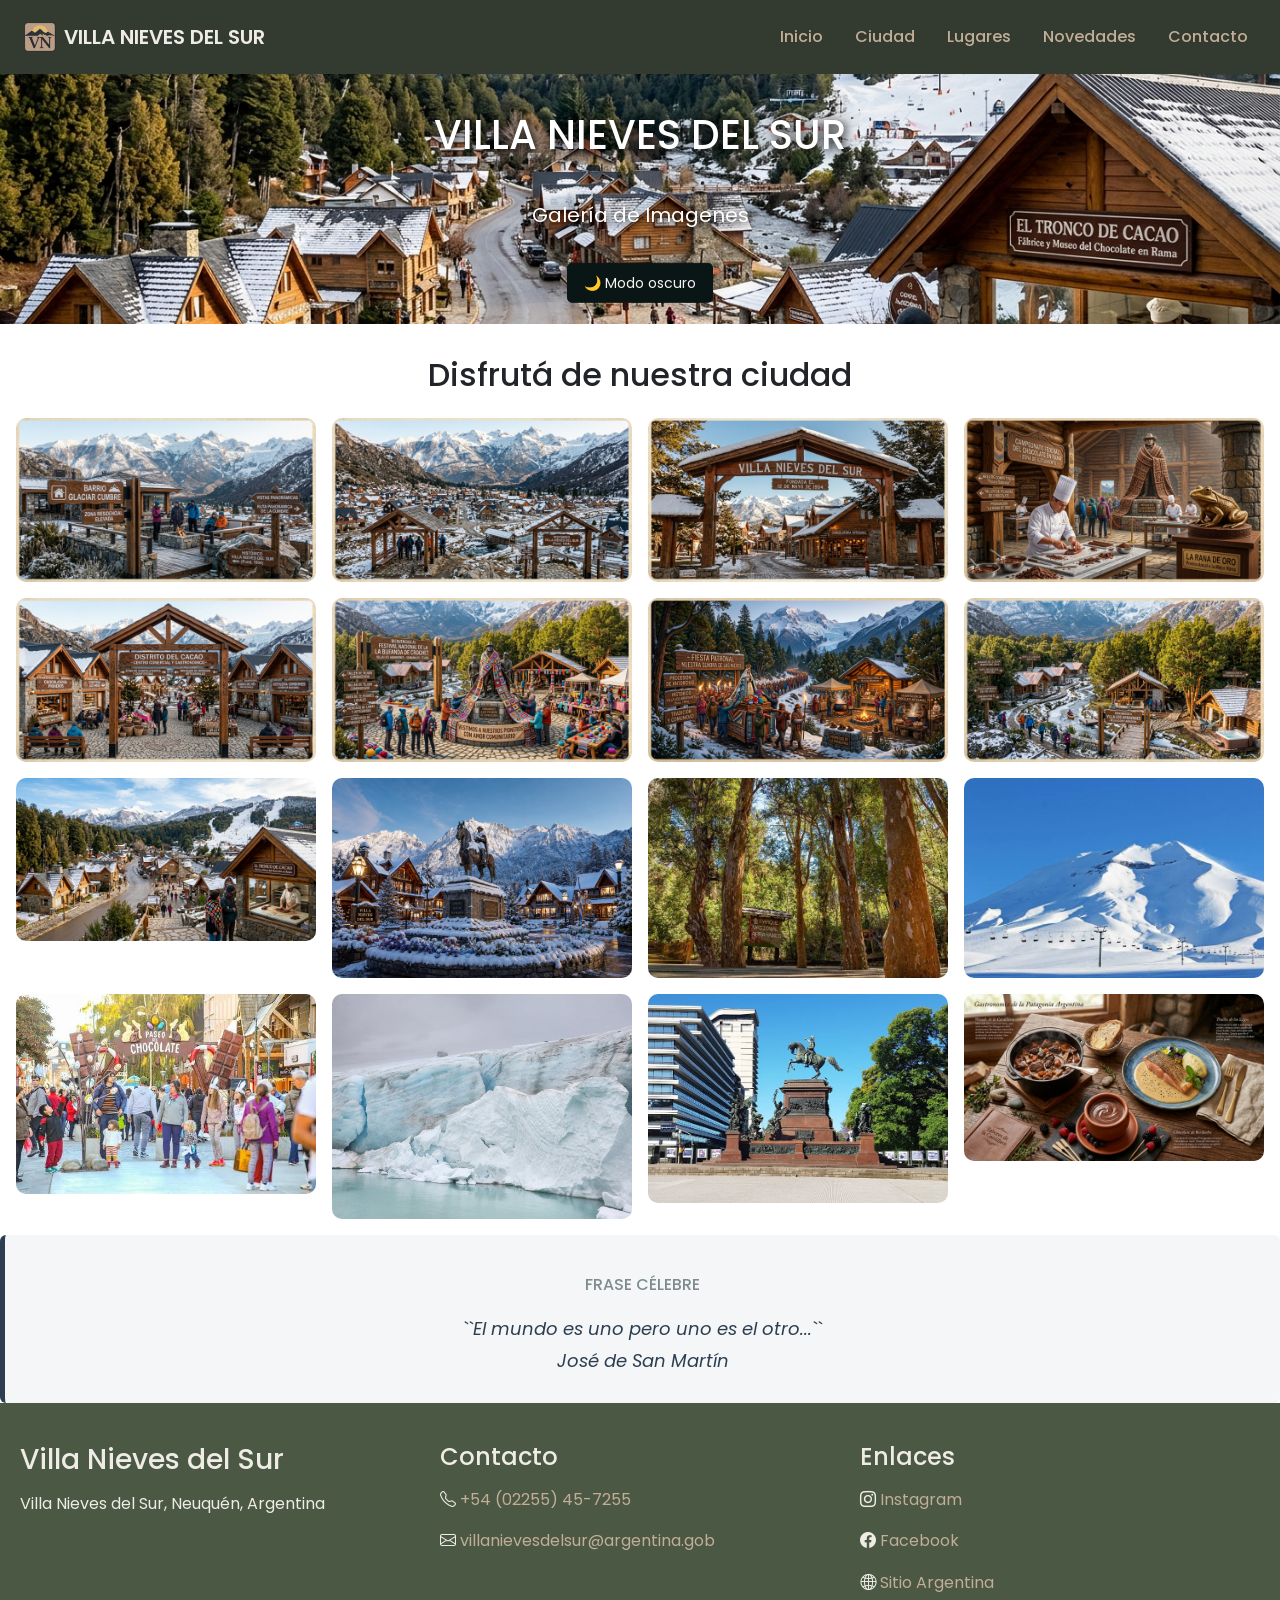
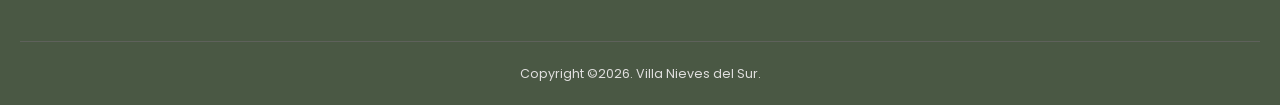
<file: galeria.html>
<!DOCTYPE html>
<html lang="es">
<head>
    <meta charset="UTF-8">
    <meta name="viewport" content="width=device-width, initial-scale=1.0">
    <meta name="description" content="Villa Nieves del Sur">
    <link rel="shortcut icon" href="img/villa-nieves-logo.png" type="image/x-icon">
    <link rel="preconnect" href="https://fonts.googleapis.com">
    <link rel="preconnect" href="https://fonts.gstatic.com" crossorigin>
    <link href="https://fonts.googleapis.com/css2?family=Poppins:ital,wght@0,100;0,200;0,300;0,400;0,500;0,600;0,700;0,800;0,900;1,100;1,200;1,300;1,400;1,500;1,600;1,700;1,800;1,900&display=swap" rel="stylesheet">
    <link href="https://cdn.jsdelivr.net/npm/bootstrap@5.3.8/dist/css/bootstrap.min.css" rel="stylesheet">
    <link rel="stylesheet" href="css/style.css">
    <title>Villa Nieves del Sur - Sitio Oficial - Inicio</title>
</head>
<body>
    <header id="header">
        <nav class="navbar navbar-expand-lg custom-navbar">
            <div class="container-fluid justify-content-between align-items-center px-4 py-2">
                
                <a class="navbar-brand d-flex align-items-center gap-2 text-decoration-none" href="index.html">
                    <img src="img/villa-nieves-logo.png" alt="Logo oficial de Villa Nieves del Sur" class="custom-logo-img">
                    <span class="logo-link custom-logo-link">VILLA NIEVES DEL SUR</span>
                </a>

                <button class="navbar-toggler border-0 shadow-none" type="button" data-bs-toggle="collapse" data-bs-target="#navbarNavAltMarkup" aria-controls="navbarNavAltMarkup" aria-expanded="false" aria-label="Abrir menú">
                    <span class="navbar-toggler-icon"></span>
                </button>

                <div class="collapse navbar-collapse flex-grow-0" id="navbarNavAltMarkup">
                    <ul class="navbar-nav align-lg-items-center gap-lg-3 text-center py-3 py-lg-0">
                        <li class="nav-item"><a class="nav-link custom-nav-link" href="index.html">Inicio</a></li>
                        <li class="nav-item"><a class="nav-link custom-nav-link" href="ciudad.html">Ciudad</a></li>
                        <li class="nav-item"><a class="nav-link custom-nav-link" href="lugares.html">Lugares</a></li>
                        <li class="nav-item"><a class="nav-link custom-nav-link" href="novedades.html">Novedades</a></li>
                        <li class="nav-item"><a class="nav-link custom-nav-link" href="contacto.html">Contacto</a></li>
                    </ul>
                </div>
            </div>
        </nav>
    </header>

    <main>
        <section id="principal" class="principal">
            <div class="textos-principal">
                <h1>VILLA NIEVES DEL SUR</h1>
                <p>Galería de Imagenes</p>
                <button type="button" id="modo-oscuro" class="btn-modo-oscuro">🌙 Modo oscuro</button>
            </div>
        </section>

        <section>
            <h2>Disfrutá de nuestra ciudad</h2>
            <div class="galeria-container">
                <div class="galeria-box">
                    <a href="img/ciudad/Barrio-Glaciar-Cumbre.jpeg" target="_blank">
                        <img src="img/ciudad/Barrio-Glaciar-Cumbre.jpeg" alt="Barrio Glaciar Cumbre">
                    </a>
                </div>

                <div class="galeria-box">
                    <a href="img/ciudad/Barrio-Historico-El-Robledal.jpeg" target="_blank">
                        <img src="img/ciudad/Barrio-Historico-El-Robledal.jpeg" alt="Barrio Histórico El Robledal">
                    </a>
                </div>
                <div class="galeria-box">
                    <a href="img/ciudad/Bienvenido-a-villa-nieves.jpeg" target="_blank">
                        <img src="img/ciudad/Bienvenido-a-villa-nieves.jpeg" alt="Bienvenido a Villa Nieves">
                    </a>
                </div>
                <div class="galeria-box">
                    <a href="img/ciudad/Campeonato-del-chocolate-en-rama.jpeg" target="_blank">
                        <img src="img/ciudad/Campeonato-del-chocolate-en-rama.jpeg" alt="Campeonato del Chocolate en Rama">
                    </a>
                </div>
                <div class="galeria-box">
                    <a href="img/ciudad/Distrito-Del-Cacao.jpeg" target="_blank">
                        <img src="img/ciudad/Distrito-Del-Cacao.jpeg" alt="Distrito Del Cacao">
                    </a>
                </div>
                <div class="galeria-box">
                    <a href="img/ciudad/Festival-de-la-bufanda.jpeg" target="_blank">
                        <img src="img/ciudad/Festival-de-la-bufanda.jpeg" alt="Festival de la Bufanda">
                    </a>
                </div>
                <div class="galeria-box">
                    <a href="img/ciudad/Fiesta-Patronal-de-Nuestras-Señoras-de-las-Nieves.jpeg" target="_blank">
                        <img src="img/ciudad/Fiesta-Patronal-de-Nuestras-Señoras-de-las-Nieves.jpeg" alt="Fiesta Patronal de Nuestras Señoras de las Nieves">
                    </a>
                </div>
                <div class="galeria-box">
                    <a href="img/ciudad/Villa-los-Arrayanes.jpeg" target="_blank">
                        <img src="img/ciudad/Villa-los-Arrayanes.jpeg" alt="Villa los Arrayanes">
                    </a>
                </div>
                <div class="galeria-box">
                    <a href="img/ciudad/villa-nieves-centro.jpeg" target="_blank">
                        <img src="img/ciudad/villa-nieves-centro.jpeg" alt="Villa Nieves Centro">
                    </a>
                </div>
                <div class="galeria-box">
                    <a href="img/ciudad/villa-nieves-plaza.png" target="_blank">
                        <img src="img/ciudad/villa-nieves-plaza.png" alt="Villa Nieves Plaza">
                    </a>
                </div>
                <div class="galeria-box">
                    <a href="img/destacados/bosque-arrayanes.jpeg" target="_blank">
                        <img src="img/destacados/bosque-arrayanes.jpeg" alt="Bosque Arrayanes">
                    </a>
                </div>
                <div class="galeria-box">
                    <a href="img/destacados/centro-ski.jpeg" target="_blank">
                        <img src="img/destacados/centro-ski.jpeg" alt="Centro Ski">
                    </a>
                </div>
                <div class="galeria-box">
                    <a href="img/destacados/paseo-chocolate.jpeg" target="_blank">
                        <img src="img/destacados/paseo-chocolate.jpeg" alt="Paseo Chocolate">
                    </a>
                </div>
                <div class="galeria-box">
                    <a href="img/destacados/glaciar-ventisquero.jpg" target="_blank">
                        <img src="img/destacados/glaciar-ventisquero.jpg" alt="Glaciar Ventisquero">
                    </a>
                </div>
                <div class="galeria-box">
                    <a href="img/destacados/plaza-san-martin.jpg" target="_blank">
                        <img src="img/destacados/plaza-san-martin.jpg" alt="Plaza San Martín">
                    </a>
                </div>
                <div class="galeria-box">
                    <a href="img/lugares/gastronomia.png" target="_blank">
                        <img src="img/lugares/gastronomia.png" alt="Gastronomía de Villa Nieves del Sur">
                    </a>
                </div>
            </div>
        </section>

    
        <aside class="adicional">
            <h2>Frase célebre</h2>
            <p>``El mundo es uno pero uno es el otro...``</p>
            <p>José de San Martín</p>
        </aside>
    </main>
  <footer class="footer-moderno">
    <div class="footer-container">

        <div class="footer-col">
            <h3>Villa Nieves del Sur</h3>
            <p> Villa Nieves del Sur, Neuquén, Argentina</p>
        </div>


        <div class="footer-col">
            <h4>Contacto</h4>
            <p><i class="bi bi-telephone"></i> <a href="tel:+5402255457255">+54 (02255) 45-7255</a></p>
            <p><i class="bi bi-envelope"></i> <a href="mailto:villanievesdelsur@argentina.gob" class="btn-mail">villanievesdelsur@argentina.gob</a></p>
        </div>

        <div class="footer-col">
            <h4>Enlaces</h4>
            <p><i class="bi bi-instagram"></i> <a href="https://www.instagram.com/villa-nieves-del-sur" target="_blank" rel="noopener noreferrer">Instagram</a></p>
            <p><i class="bi bi-facebook"></i> <a href="https://www.facebook.com/villa-nieves-del-sur" target="_blank" rel="noopener noreferrer">Facebook</a></p>
            <p><i class="bi bi-globe2"></i> <a href="https://www.argentina.gob.ar/" target="_blank" rel="noopener noreferrer">Sitio Argentina</a></p>
        </div>
    </div>

    <div class="footer-bottom">
        <small class="footer-copyright">Copyright ©2026. Villa Nieves del Sur.</small>
    </div>
</footer>
<button id="btn-subir" title="Volver arriba">↑</button>
<script src="js/button.js"></script>
<script src="js/modo-oscuro.js"></script>
<script src="https://cdn.jsdelivr.net/npm/bootstrap@5.3.8/dist/js/bootstrap.bundle.min.js"></script>
</body>
</html>
</file>
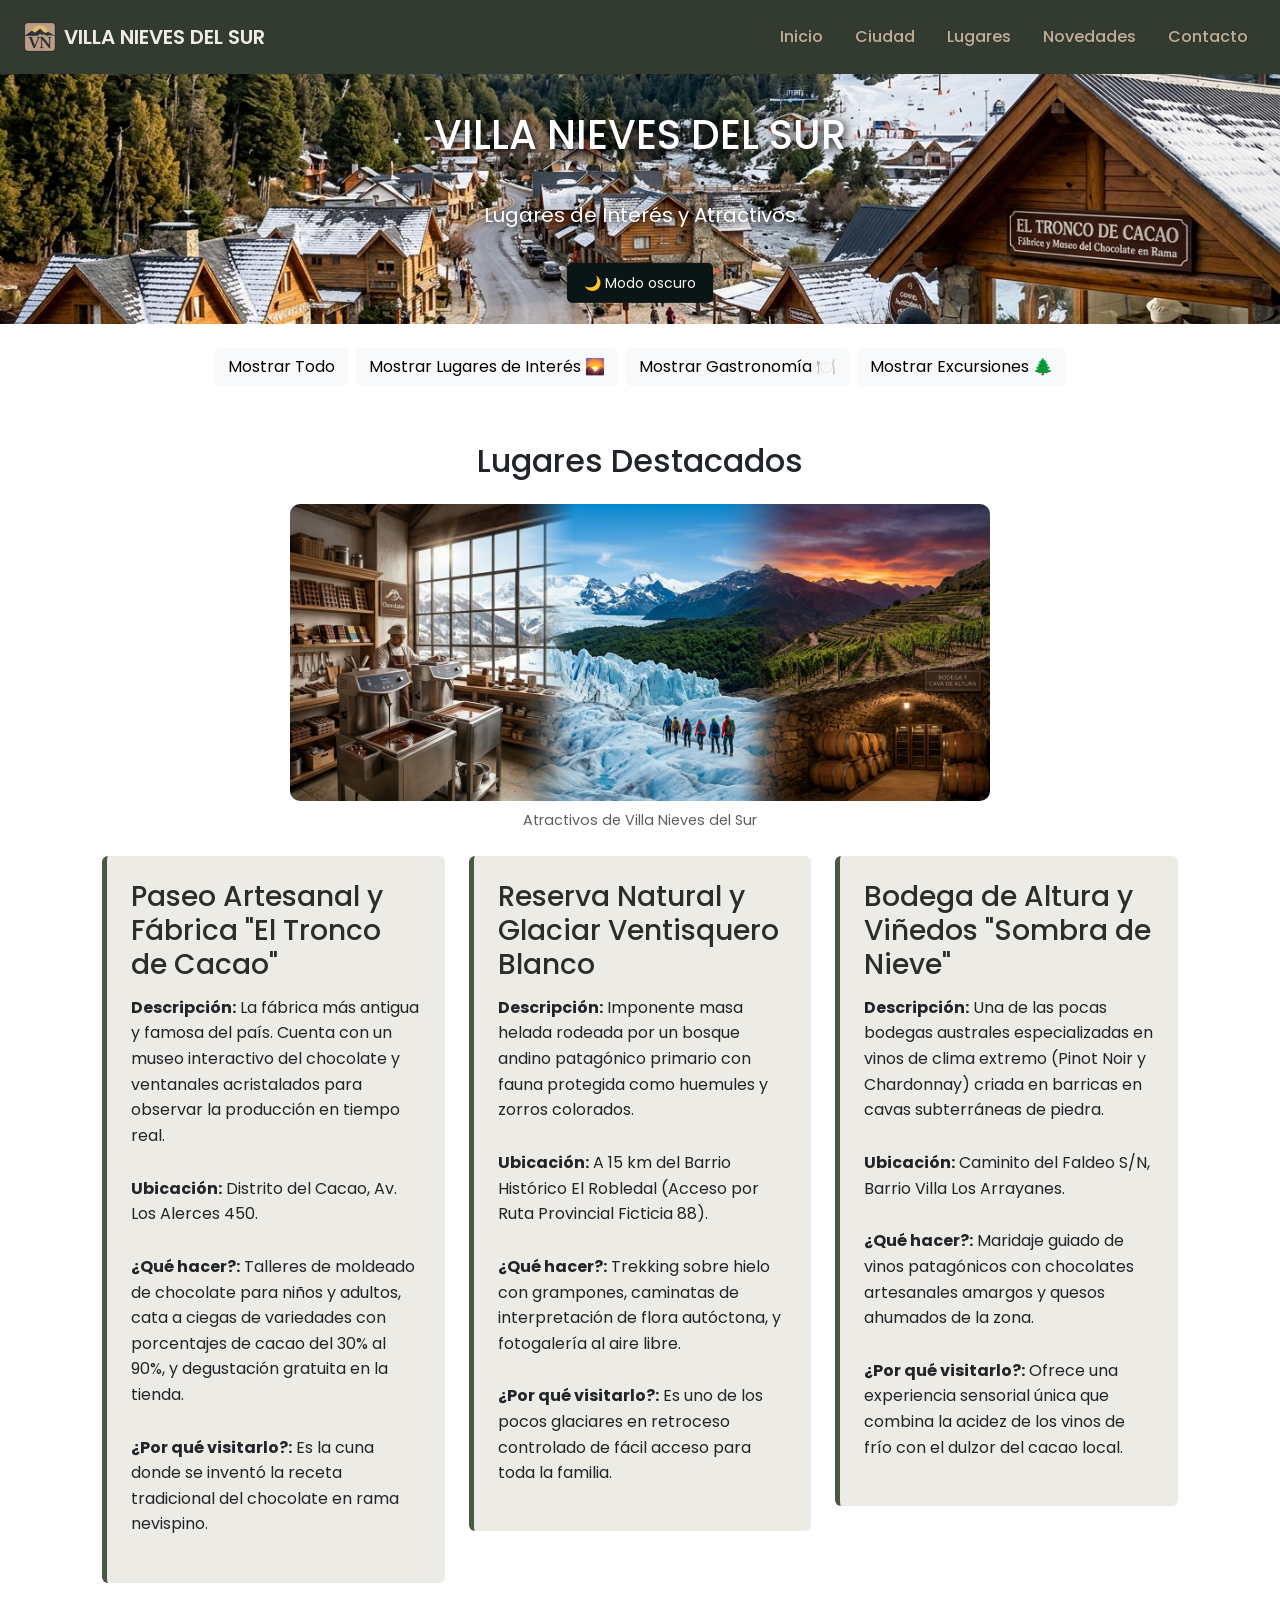
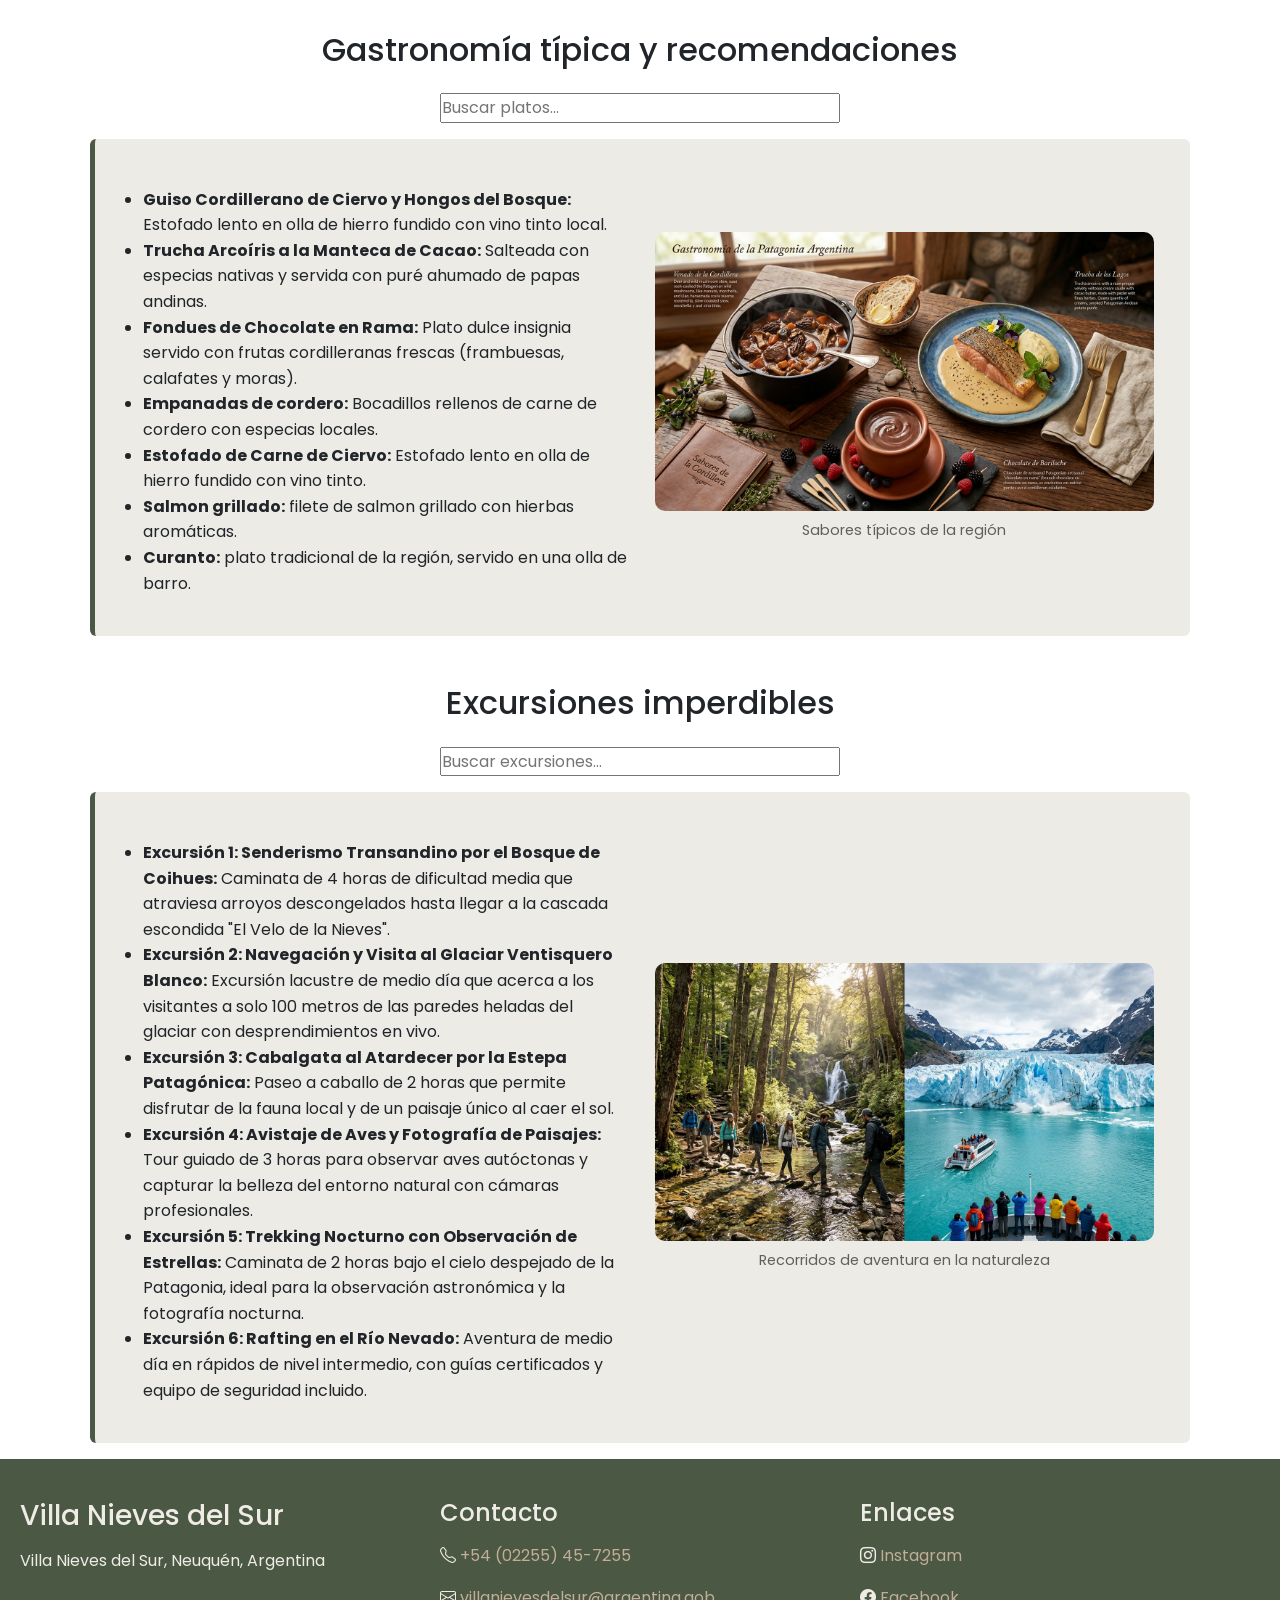
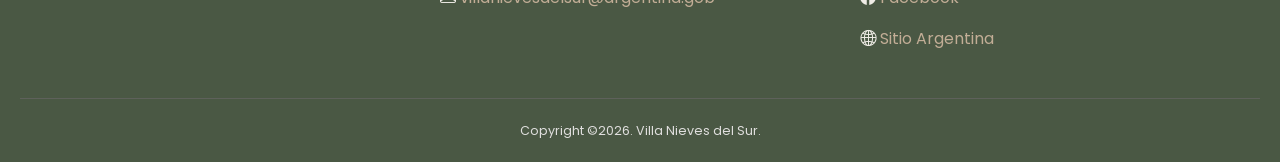
<file: lugares.html>
<!DOCTYPE html>
<html lang="es">
<head>
    <meta charset="UTF-8">

    <meta name="viewport" content="width=device-width, initial-scale=1.0">
    <meta name="description" content="Villa Nieves del Sur">

    <link rel="shortcut icon" href="img/villa-nieves-logo.png" type="image/x-icon">
    <link href="https://cdn.jsdelivr.net/npm/bootstrap@5.3.8/dist/css/bootstrap.min.css" rel="stylesheet">
    
    <link rel="preconnect" href="https://fonts.googleapis.com">
    <link rel="preconnect" href="https://fonts.gstatic.com" crossorigin>
    
    <link href="https://fonts.googleapis.com/css2?family=Poppins:ital,wght@0,100;0,200;0,300;0,400;0,500;0,600;0,700;0,800;0,900;1,100;1,200;1,300;1,400;1,500;1,600;1,700;1,800;1,900&display=swap" rel="stylesheet">
    <link rel="stylesheet" href="css/style.css">

    <title>Villa Nieves del Sur - Lugares</title>

</head>
<body>
    <header id="header">
        <!-- Bootstrap: navbar responsive con menú colapsable -->
        <nav class="navbar navbar-expand-lg custom-navbar">
            <div class="container-fluid justify-content-between align-items-center px-4 py-2">
                
                <a class="navbar-brand d-flex align-items-center gap-2 text-decoration-none" href="index.html">
                    <img src="img/villa-nieves-logo.png" alt="Logo oficial de Villa Nieves del Sur" class="custom-logo-img">
                    <span class="logo-link custom-logo-link">VILLA NIEVES DEL SUR</span>
                </a>

                <button class="navbar-toggler border-0 shadow-none" type="button" data-bs-toggle="collapse" data-bs-target="#navbarNavAltMarkup" aria-controls="navbarNavAltMarkup" aria-expanded="false" aria-label="Abrir menú">
                    <span class="navbar-toggler-icon"></span>
                </button>

                <div class="collapse navbar-collapse flex-grow-0" id="navbarNavAltMarkup">
                    <ul class="navbar-nav align-lg-items-center gap-lg-3 text-center py-3 py-lg-0">
                        <li class="nav-item"><a class="nav-link custom-nav-link" href="index.html">Inicio</a></li>
                        <li class="nav-item"><a class="nav-link custom-nav-link" href="ciudad.html">Ciudad</a></li>
                        <li class="nav-item"><a class="nav-link custom-nav-link" href="lugares.html">Lugares</a></li>
                        <li class="nav-item"><a class="nav-link custom-nav-link" href="novedades.html">Novedades</a></li>
                        <li class="nav-item"><a class="nav-link custom-nav-link" href="contacto.html">Contacto</a></li>
                    </ul>
                </div>
            </div>
        </nav>
    </header>
    <main>
       <section id="principal" class="principal">
            <div class="textos-principal">
                <h1>VILLA NIEVES DEL SUR</h1>
                <p>Lugares de Interés y Atractivos</p>                
                <button type="button" id="modo-oscuro" class="btn-modo-oscuro">🌙 Modo oscuro</button>
            </div>
        </section>
        
        <div class="d-grid d-sm-flex flex-sm-wrap justify-content-sm-center gap-2 mb-4 mt-4">
            <button type="button" class="btn btn-light" id="selector-todo">Mostrar Todo</button>
            <button type="button" class="btn btn-light" id="selector-lugares-interes">Mostrar Lugares de Interés 🌄</button>
            <button type="button" class="btn btn-light" id="selector-gastronomia">Mostrar Gastronomía 🍽️</button>
            <button type="button" class="btn btn-light" id="selector-excursiones">Mostrar Excursiones 🌲</button>
        </div>

        <section id="lugares-interes">
            <h2>Lugares Destacados</h2>
            <!-- Bootstrap: grilla responsive para la imagen y las tarjetas de lugares. -->
            <div class="lugares-container row g-4">
                <figure class="col-12">
                    <img src="img/lugares/lugares.png" alt="Fábrica de chocolate, glaciar y viñedos de Villa Nieves del Sur." width="800" height="400" class="img-fluid">
                    <figcaption>Atractivos de Villa Nieves del Sur</figcaption>
                </figure>

                <!-- Bootstrap: las columnas dejan visible el espacio definido por g-4. -->
                <article class="col-12 col-md-6 col-xl-4">
                    <div class="lugar-card">
                        <h3>Paseo Artesanal y Fábrica "El Tronco de Cacao"</h3>
                        <p><strong>Descripción:</strong> La fábrica más antigua y famosa del país. Cuenta con un museo interactivo del chocolate y ventanales acristalados para observar la producción en tiempo real.</p>
                        <p><strong>Ubicación:</strong> Distrito del Cacao, Av. Los Alerces 450.</p>
                        <p><strong>¿Qué hacer?:</strong> Talleres de moldeado de chocolate para niños y adultos, cata a ciegas de variedades con porcentajes de cacao del 30% al 90%, y degustación gratuita en la tienda.</p>
                        <p><strong>¿Por qué visitarlo?:</strong> Es la cuna donde se inventó la receta tradicional del chocolate en rama nevispino.</p>
                    </div>
                </article>

                <article class="col-12 col-md-6 col-xl-4">
                    <div class="lugar-card">
                        <h3>Reserva Natural y Glaciar Ventisquero Blanco</h3>
                        <p><strong>Descripción:</strong> Imponente masa helada rodeada por un bosque andino patagónico primario con fauna protegida como huemules y zorros colorados.</p>
                        <p><strong>Ubicación:</strong> A 15 km del Barrio Histórico El Robledal (Acceso por Ruta Provincial Ficticia 88).</p>
                        <p><strong>¿Qué hacer?:</strong> Trekking sobre hielo con grampones, caminatas de interpretación de flora autóctona, y fotogalería al aire libre.</p>
                        <p><strong>¿Por qué visitarlo?:</strong> Es uno de los pocos glaciares en retroceso controlado de fácil acceso para toda la familia.</p>
                    </div>
                </article>

                <article class="col-12 col-md-6 col-xl-4">
                    <div class="lugar-card">
                        <h3>Bodega de Altura y Viñedos "Sombra de Nieve"</h3>
                        <p><strong>Descripción:</strong> Una de las pocas bodegas australes especializadas en vinos de clima extremo (Pinot Noir y Chardonnay) criada en barricas en cavas subterráneas de piedra.</p>
                        <p><strong>Ubicación:</strong> Caminito del Faldeo S/N, Barrio Villa Los Arrayanes.</p>
                        <p><strong>¿Qué hacer?:</strong> Maridaje guiado de vinos patagónicos con chocolates artesanales amargos y quesos ahumados de la zona.</p>
                        <p><strong>¿Por qué visitarlo?:</strong> Ofrece una experiencia sensorial única que combina la acidez de los vinos de frío con el dulzor del cacao local.</p>
                    </div>
                </article>
            </div>
        </section>

        <section id="gastronomia">
            <h2>Gastronomía típica y recomendaciones</h2>
            <input type="search" id="buscador-gastronomia" class="buscador-atractivos" placeholder="Buscar platos...">
            <!-- Bootstrap: grilla responsive para distribuir la lista y la imagen. -->
            <div class="gastronomia-container row align-items-center g-4">
                <ul id="lista-gastronomia" class="col-12 col-lg-6">
                    <li><strong>Guiso Cordillerano de Ciervo y Hongos del Bosque:</strong> Estofado lento en olla de hierro fundido con vino tinto local.</li>
                    <li><strong>Trucha Arcoíris a la Manteca de Cacao:</strong> Salteada con especias nativas y servida con puré ahumado de papas andinas.</li>
                    <li><strong>Fondues de Chocolate en Rama:</strong> Plato dulce insignia servido con frutas cordilleranas frescas (frambuesas, calafates y moras).</li>
                    <li><strong>Empanadas de cordero:</strong> Bocadillos rellenos de carne de cordero con especias locales.</li>
                    <li><strong>Estofado de Carne de Ciervo:</strong> Estofado lento en olla de hierro fundido con vino tinto.</li>
                    <li><strong>Salmon grillado:</strong> filete de salmon grillado con hierbas aromáticas.</li>
                    <li><strong>Curanto:</strong> plato tradicional de la región, servido en una olla de barro.</li>
                </ul>
                <figure class="col-12 col-lg-6">
                    <img src="img/lugares/gastronomia.png" alt="Platos típicos de la región: guiso, trucha y chocolate con frutos rojos." width="800" height="400" class="img-fluid">
                    <figcaption>Sabores típicos de la región</figcaption>
                </figure>
            </div>
        </section>

        <section id="excursiones">
            <h2>Excursiones imperdibles</h2>
            <input type="search" id="buscador-excursiones" class="buscador-atractivos" placeholder="Buscar excursiones...">

            <!-- Bootstrap: grilla responsive para distribuir la lista y la imagen. -->
            <div class="excursiones-container row align-items-center g-4">
                <ul id="lista-excursiones" class="col-12 col-lg-6">
                    <li><strong>Excursión 1: Senderismo Transandino por el Bosque de Coihues:</strong> Caminata de 4 horas de dificultad media que atraviesa arroyos descongelados hasta llegar a la cascada escondida "El Velo de la Nieves".</li>
                    <li><strong>Excursión 2: Navegación y Visita al Glaciar Ventisquero Blanco:</strong> Excursión lacustre de medio día que acerca a los visitantes a solo 100 metros de las paredes heladas del glaciar con desprendimientos en vivo.</li>
                    <li><strong>Excursión 3: Cabalgata al Atardecer por la Estepa Patagónica:</strong> Paseo a caballo de 2 horas que permite disfrutar de la fauna local y de un paisaje único al caer el sol.</li>
                    <li><strong>Excursión 4: Avistaje de Aves y Fotografía de Paisajes:</strong> Tour guiado de 3 horas para observar aves autóctonas y capturar la belleza del entorno natural con cámaras profesionales.</li>
                    <li><strong>Excursión 5: Trekking Nocturno con Observación de Estrellas:</strong> Caminata de 2 horas bajo el cielo despejado de la Patagonia, ideal para la observación astronómica y la fotografía nocturna.</li>
                    <li><strong>Excursión 6: Rafting en el Río Nevado:</strong> Aventura de medio día en rápidos de nivel intermedio, con guías certificados y equipo de seguridad incluido.</li>
                </ul>
                <figure class="col-12 col-lg-6">
                    <img src="img/lugares/excursiones.png" alt="Senderismo por un bosque y navegación frente a un glaciar." width="800" height="400" class="img-fluid">
                    <figcaption>Recorridos de aventura en la naturaleza</figcaption>
                </figure>
            </div>
        </section>

    </main>
    
 <footer class="footer-moderno">
    <div class="footer-container">
        <!-- Nombre y Ubicacion -->
        <div class="footer-col">
        <h3>Villa Nieves del Sur</h3>
        <p> Villa Nieves del Sur, Neuquén, Argentina</p>
        </div>

        <!-- Contacto -->
        <div class="footer-col">
        <h4>Contacto</h4>
        <p><i class="bi bi-telephone"></i> <a href="tel:+5402255457255">+54 (02255) 45-7255</a></p>
        <p><i class="bi bi-envelope"></i> <a href="mailto:villanievesdelsur@argentina.gob" class="btn-mail">villanievesdelsur@argentina.gob</a></p>
        </div>

        <!-- Enlaces externos -->
        <div class="footer-col">
        <h4>Enlaces</h4>
        <p><i class="bi bi-instagram"></i> <a href="https://www.instagram.com/villa-nieves-del-sur" target="_blank" rel="noopener noreferrer">Instagram</a></p>
        <p><i class="bi bi-facebook"></i> <a href="https://www.facebook.com/villa-nieves-del-sur" target="_blank" rel="noopener noreferrer">Facebook</a></p>
        <p><i class="bi bi-globe2"></i> <a href="https://www.argentina.gob.ar/" target="_blank" rel="noopener noreferrer">Sitio Argentina</a></p>
        </div>
    </div>

    <!-- Copyright -->
    <div class="footer-bottom">
        <small class="footer-copyright">Copyright ©2026. Villa Nieves del Sur.</small>
    </div>
</footer>
<button id="btn-subir" title="Volver arriba">↑</button>
<script src="js/selector-secciones.js"></script>
<script src="js/button.js"></script>
<script src="js/modo-oscuro.js"></script>
<script src="js/buscador-lugares.js"></script>
<script src="https://cdn.jsdelivr.net/npm/bootstrap@5.3.8/dist/js/bootstrap.bundle.min.js"></script>

</body> 
</html>
</file>
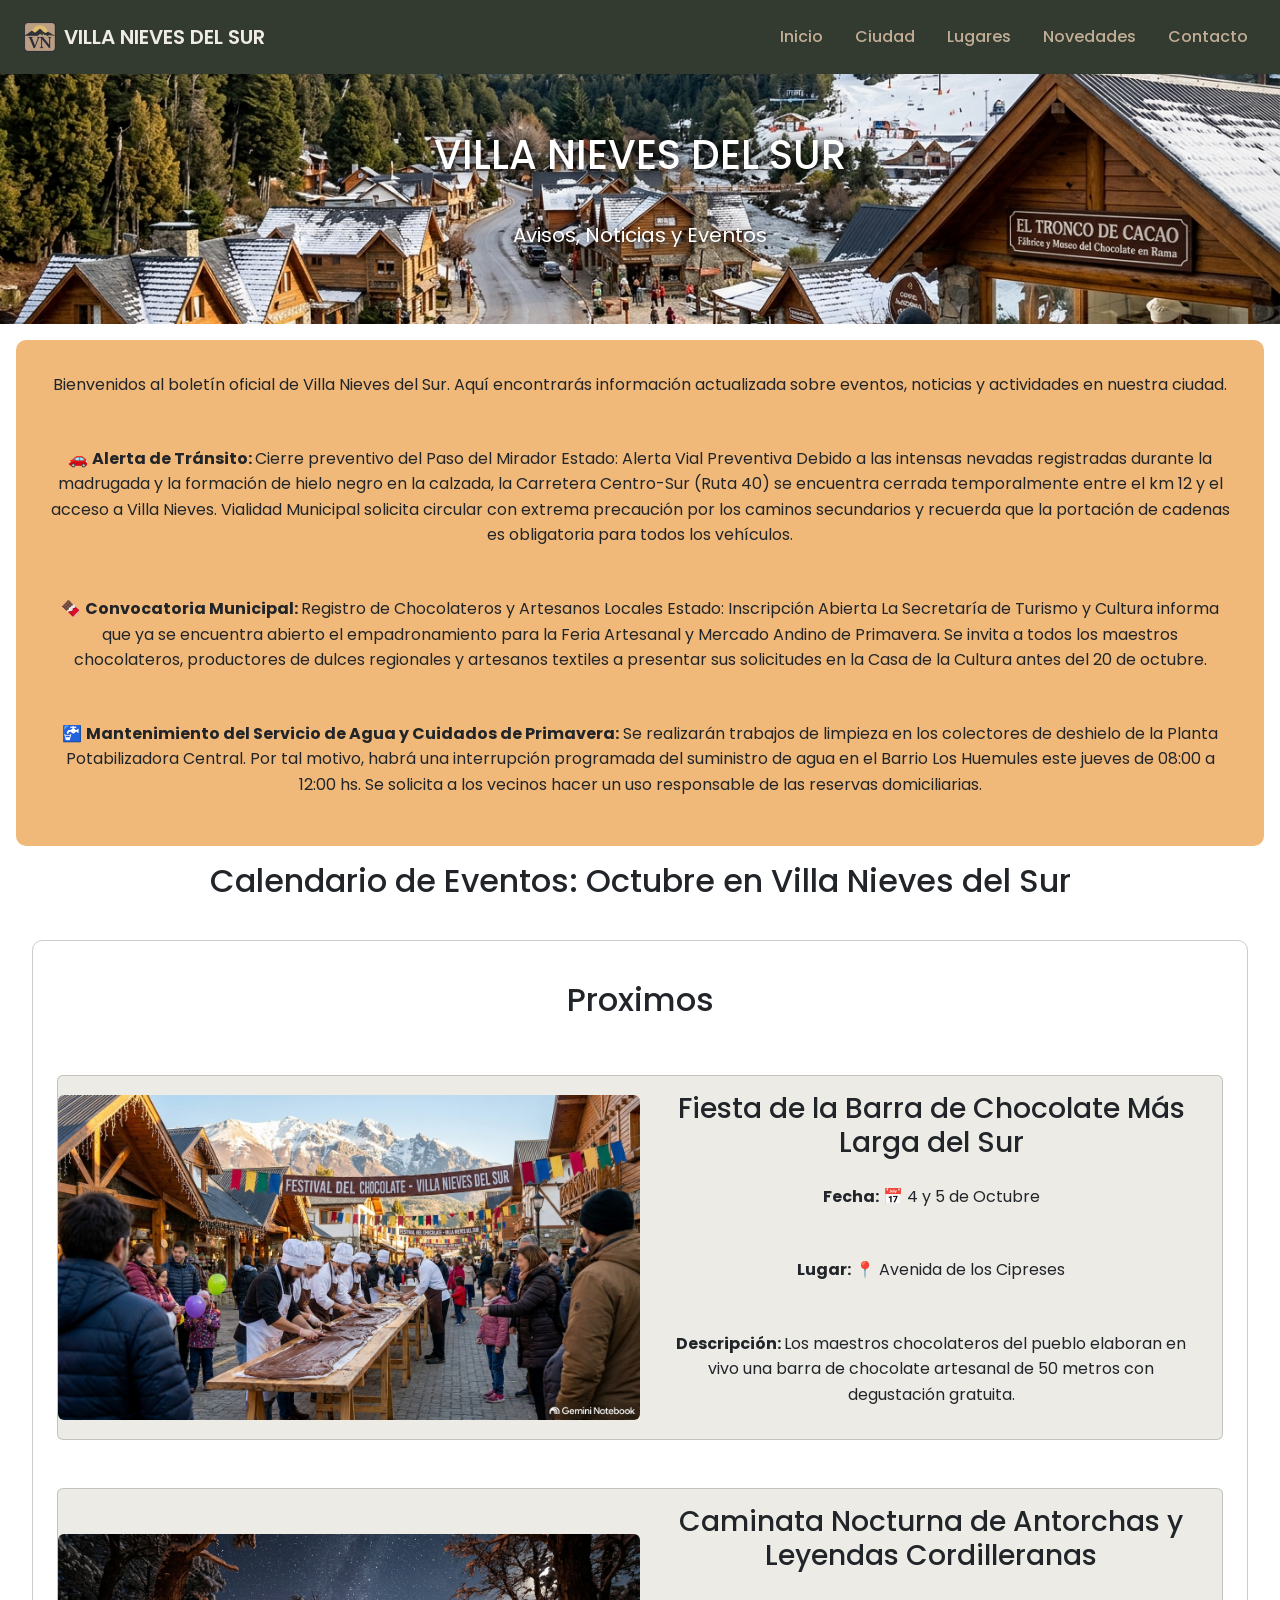
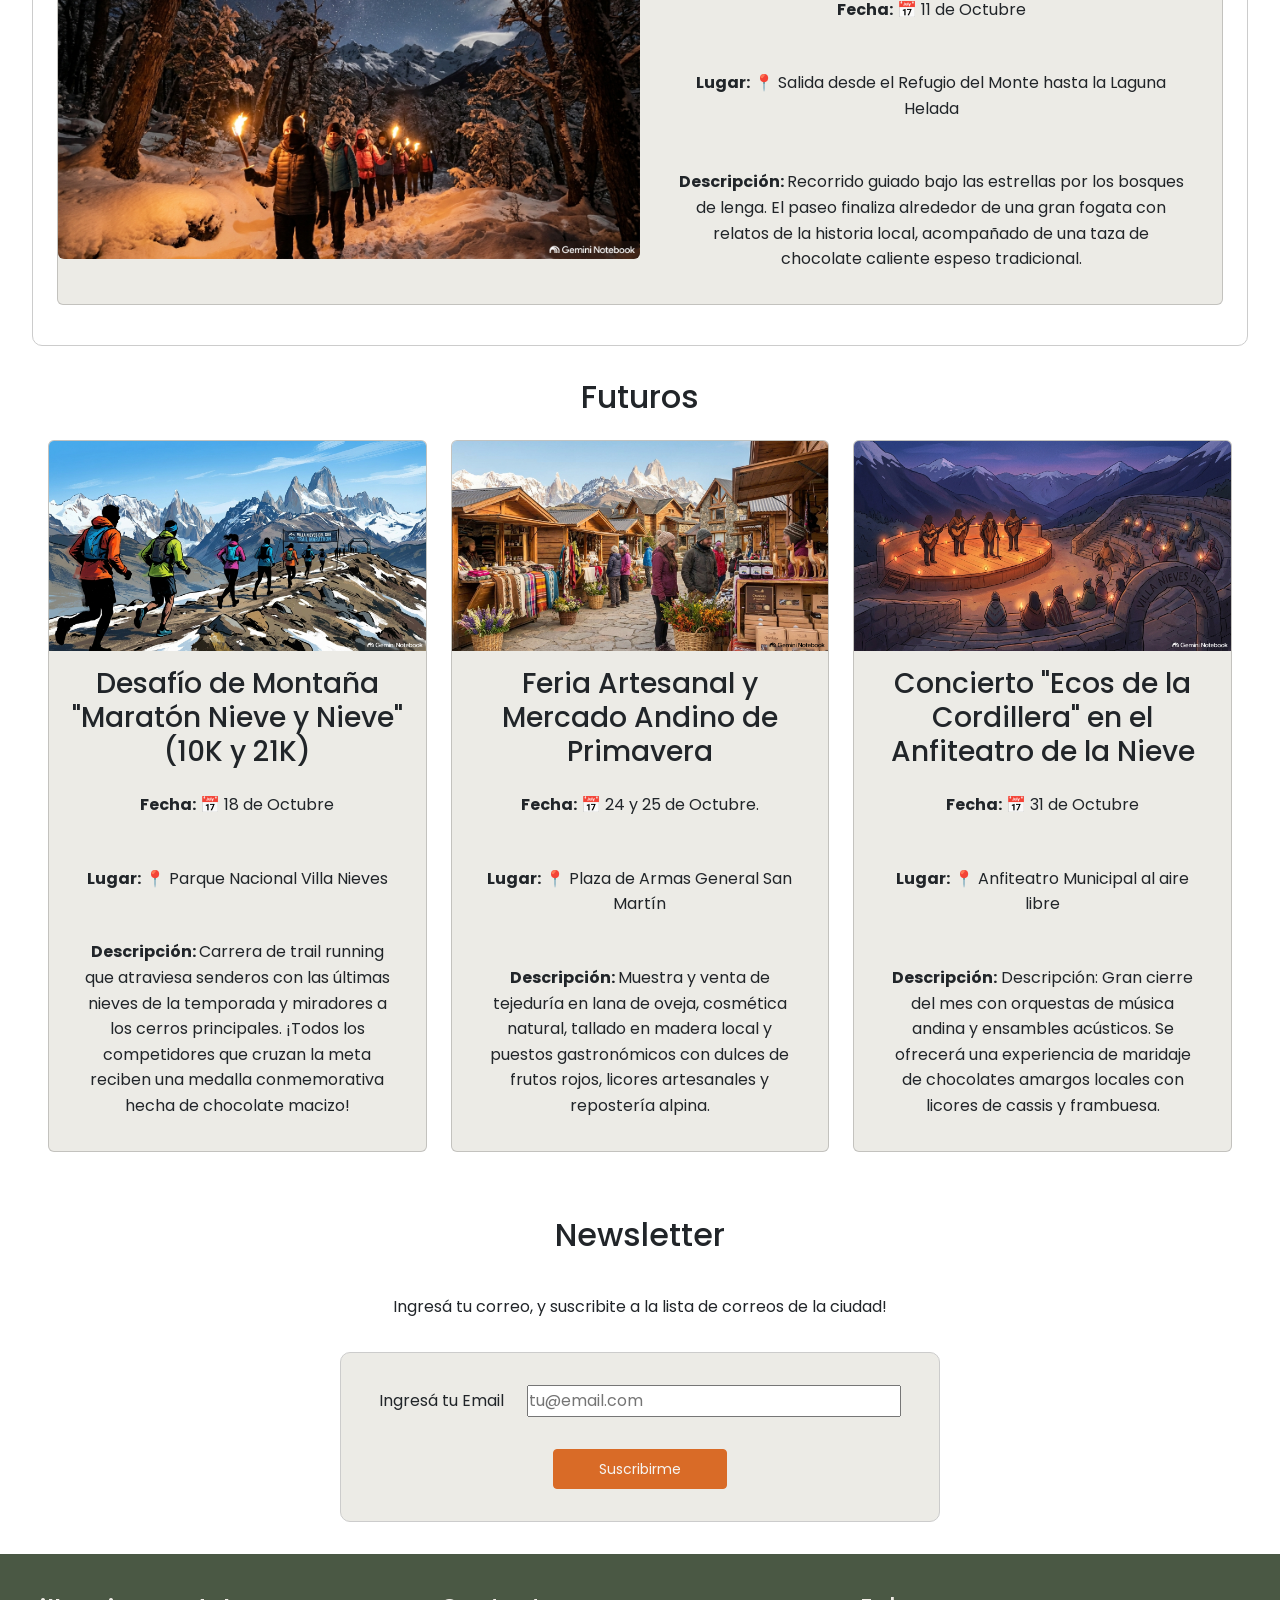
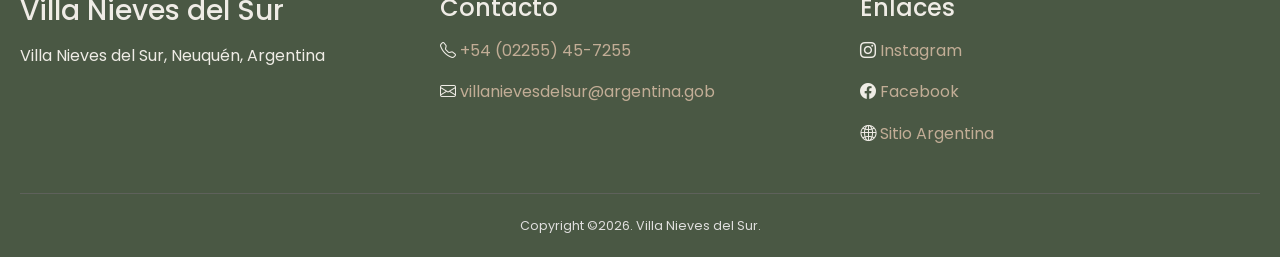
<file: novedades.html>
<!DOCTYPE html>
<html lang="es">
<head>
    <meta charset="UTF-8">
    <meta name="viewport" content="width=device-width, initial-scale=1.0">
    <meta name="description" content="Villa Nieves del Sur">
    <link rel="shortcut icon" href="img/villa-nieves-logo.png" type="image/x-icon">
    <link rel="preconnect" href="https://fonts.googleapis.com">
    <link rel="preconnect" href="https://fonts.gstatic.com" crossorigin>
    <link href="https://fonts.googleapis.com/css2?family=Poppins:ital,wght@0,100;0,200;0,300;0,400;0,500;0,600;0,700;0,800;0,900;1,100;1,200;1,300;1,400;1,500;1,600;1,700;1,800;1,900&display=swap" rel="stylesheet">
    <link href="https://cdn.jsdelivr.net/npm/bootstrap@5.3.8/dist/css/bootstrap.min.css" rel="stylesheet">
    <link rel="stylesheet" href="css/style.css">
    <title>Villa Nieves del Sur - Novedades</title>
</head>
<body>
    <header id="header">
        <nav class="navbar navbar-expand-lg custom-navbar">
            <div class="container-fluid justify-content-between align-items-center px-4 py-2">
                
                <a class="navbar-brand d-flex align-items-center gap-2 text-decoration-none" href="index.html">
                    <img src="img/villa-nieves-logo.png" alt="Logo oficial de Villa Nieves del Sur" class="custom-logo-img">
                    <span class="logo-link custom-logo-link">VILLA NIEVES DEL SUR</span>
                </a>

                <button class="navbar-toggler border-0 shadow-none" type="button" data-bs-toggle="collapse" data-bs-target="#navbarNavAltMarkup" aria-controls="navbarNavAltMarkup" aria-expanded="false" aria-label="Abrir menú">
                    <span class="navbar-toggler-icon"></span>
                </button>

                <div class="collapse navbar-collapse flex-grow-0" id="navbarNavAltMarkup">
                    <ul class="navbar-nav align-lg-items-center gap-lg-3 text-center py-3 py-lg-0">
                        <li class="nav-item"><a class="nav-link custom-nav-link" href="index.html">Inicio</a></li>
                        <li class="nav-item"><a class="nav-link custom-nav-link" href="ciudad.html">Ciudad</a></li>
                        <li class="nav-item"><a class="nav-link custom-nav-link" href="lugares.html">Lugares</a></li>
                        <li class="nav-item"><a class="nav-link custom-nav-link" href="novedades.html">Novedades</a></li>
                        <li class="nav-item"><a class="nav-link custom-nav-link" href="contacto.html">Contacto</a></li>
                    </ul>
                </div>
            </div>
        </nav>
    </header>
    <main>
        <section id="principal" class="principal">
            <div class="textos-principal">
                <h1>VILLA NIEVES DEL SUR</h1>
                <p>Avisos, Noticias y Eventos</p>
            </div>
        </section>
        <section id="presentacion">    

        <section class="boletin-oficial">

            <p> Bienvenidos al boletín oficial de Villa Nieves del Sur. Aquí encontrarás información actualizada sobre eventos, noticias y actividades en nuestra ciudad.</p>
        
            <div>
                <article>
                <P>🚗 <strong> Alerta de Tránsito: </strong> Cierre preventivo del Paso del Mirador
Estado: Alerta Vial Preventiva
Debido a las intensas nevadas registradas durante la madrugada y la formación de hielo negro en la calzada, la Carretera Centro-Sur (Ruta 40) se encuentra cerrada temporalmente entre el km 12 y el acceso a Villa Nieves. Vialidad Municipal solicita circular con extrema precaución por los caminos secundarios y recuerda que la portación de cadenas es obligatoria para todos los vehículos.</P>
                <p>🍫 <strong> Convocatoria Municipal: </strong> Registro de Chocolateros y Artesanos Locales
Estado: Inscripción Abierta
La Secretaría de Turismo y Cultura informa que ya se encuentra abierto el empadronamiento para la Feria Artesanal y Mercado Andino de Primavera. Se invita a todos los maestros chocolateros, productores de dulces regionales y artesanos textiles a presentar sus solicitudes en la Casa de la Cultura antes del 20 de octubre.</p>
                <p>🚰 <strong> Mantenimiento del Servicio de Agua y Cuidados de Primavera:</strong> Se realizarán trabajos de limpieza en los colectores de deshielo de la Planta Potabilizadora Central. Por tal motivo, habrá una interrupción programada del suministro de agua en el Barrio Los Huemules este jueves de 08:00 a 12:00 hs. Se solicita a los vecinos hacer un uso responsable de las reservas domiciliarias.</p>
                </article>
            </div>
        </section>

        <h2>Calendario de Eventos: Octubre en Villa Nieves del Sur</h2>
        
        <section class="presentacion">
        
            <div class="presentacion-container">
                <h2>Proximos</h2>

                <div class="card mb-3">
                    <div class="row g-0 align-items-md-center">
                        <div class="col-12 col-md-6">
                            <img src="img/novedades/fiesta_barra_chocolate.png" alt="Fiesta del Chocloate" class="img-fluid rounded">
                        </div>
                        <div class="col-12 col-md-6">
                            <div class="card-body d-flex flex-column justify-content-center h-100">
                                <h3 class="card-title">Fiesta de la Barra de Chocolate Más Larga del Sur</h3>
                                <p class="card-text"><strong>Fecha:</strong> 📅 4 y 5 de Octubre</p>
                                <p class="card-text"><strong>Lugar:</strong> 📍 Avenida de los Cipreses</p>
                                <p class="card-text"><strong> Descripción: </strong> Los maestros chocolateros del pueblo elaboran en vivo una barra de chocolate artesanal de 50 metros con degustación gratuita.</p>
                            </div>
                        </div>
                    </div>
                </div>

                <div class="card mb-3">
                    <div class="row g-0 align-items-md-center">
                        <div class="col-12 col-md-6">
                            <img src="img/novedades/caminata_antorchas.png" alt="Caminata con antorchas" class="img-fluid rounded">
                        </div>
                        <div class="col-12 col-md-6">
                            <div class="card-body d-flex flex-column justify-content-center h-100">
                                <h3 class="card-title">Caminata Nocturna de Antorchas y Leyendas Cordilleranas</h3>
                                <p class="card-text"><strong>Fecha:</strong> 📅 11 de Octubre</p>
                                <p class="card-text"><strong>Lugar:</strong> 📍 Salida desde el Refugio del Monte hasta la Laguna Helada</p>
                                <p class="card-text"><strong> Descripción: </strong> Recorrido guiado bajo las estrellas por los bosques de lenga. El paseo finaliza alrededor de una gran fogata con relatos de la historia local, acompañado de una taza de chocolate caliente espeso tradicional.</p>
                            </div>
                        </div>
                    </div>
                </div>

            </div>
            <section class="atractivos">
                <h2>Futuros</h2>

                <div class="row row-cols-1 row-cols-md-3 g-4">
                    <div class="col">
                        <div class="card">
                        <img src="img/novedades/maraton_nieve.png" class="card-img-top" alt="Corredores en una carrera de trail running">
                        <div class="card-body">
                            <h3 class="card-title">Desafío de Montaña "Maratón Nieve y Nieve" (10K y 21K)</h3>
                            <p class="card-text"><strong>Fecha:</strong> 📅 18 de Octubre</p>
                            <p class="card-text"><strong>Lugar:</strong> 📍 Parque Nacional Villa Nieves</p>
                            <p class="card-text"><strong> Descripción: </strong> Carrera de trail running que atraviesa senderos con las últimas nieves de la temporada y miradores a los cerros principales. ¡Todos los competidores que cruzan la meta reciben una medalla conmemorativa hecha de chocolate macizo!</p>
                        </div>
                        </div>
                    </div>
                    <div class="col">
                        <div class="card">
                        <img src="img/novedades/feria_artesanal_andina.png" class="card-img-top" alt="Puestos de artesanos">
                        <div class="card-body">
                            <h3 class="card-title">Feria Artesanal y Mercado Andino de Primavera</h3>
                            <p class="card-text"><strong>Fecha:</strong> 📅 24 y 25 de Octubre.</p>
                            <p class="card-text"><strong>Lugar:</strong> 📍 Plaza de Armas General San Martín</p>
                            <p class="card-text"><strong> Descripción: </strong> Muestra y venta de tejeduría en lana de oveja, cosmética natural, tallado en madera local y puestos gastronómicos con dulces de frutos rojos, licores artesanales y repostería alpina.</p>
                        </div>
                        </div>
                    </div>
                    <div class="col">
                        <div class="card">
                        <img src="img/novedades/concierto_ecos_cordillera.png" class="card-img-top" alt="Músicos en un concierto">
                        <div class="card-body">
                            <h3 class="card-title">Concierto "Ecos de la Cordillera" en el Anfiteatro de la Nieve</h3>
                            <p class="card-text"><strong>Fecha:</strong> 📅 31 de Octubre </p>
                            <p class="card-text"><strong>Lugar:</strong> 📍 Anfiteatro Municipal al aire libre</p>
                            <p class="card-text"><strong> Descripción:</strong> Descripción: Gran cierre del mes con orquestas de música andina y ensambles acústicos. Se ofrecerá una experiencia de maridaje de chocolates amargos locales con licores de cassis y frambuesa.</p>
                        </div>
                        </div>
                    </div>
                </div>
            
            </section>

        </section>    
       
        <section id="newsletter" class="newsletter">
            <h2>Newsletter</h2>
            <div class="newsletter-container">
                <p>Ingresá tu correo, y suscribite a la lista de correos de la ciudad!</p>
                <form action="#" method="POST" class="newsletter-form" id="form-newsletter">
                    <div class="form-news-item">
                        <label for="email">Ingresá tu Email</label>
                        <input type="email" name="email" id="email" placeholder="tu@email.com">
                    </div>
                     <span id="mensaje" aria-live="polite"></span>
                    <button id="btn-suscribir" type="submit">Suscribirme</button>   
                </form>
            </div>
        </section>

    </main>
  <footer class="footer-moderno">
    <div class="footer-container">

        <div class="footer-col">
            <h3>Villa Nieves del Sur</h3>
            <p> Villa Nieves del Sur, Neuquén, Argentina</p>
        </div>


        <div class="footer-col">
            <h4>Contacto</h4>
            <p><i class="bi bi-telephone"></i> <a href="tel:+5402255457255">+54 (02255) 45-7255</a></p>
            <p><i class="bi bi-envelope"></i> <a href="mailto:villanievesdelsur@argentina.gob" class="btn-mail">villanievesdelsur@argentina.gob</a></p>
        </div>

        <div class="footer-col">
            <h4>Enlaces</h4>
            <p><i class="bi bi-instagram"></i> <a href="https://www.instagram.com/villa-nieves-del-sur" target="_blank" rel="noopener noreferrer">Instagram</a></p>
            <p><i class="bi bi-facebook"></i> <a href="https://www.facebook.com/villa-nieves-del-sur" target="_blank" rel="noopener noreferrer">Facebook</a></p>
            <p><i class="bi bi-globe2"></i> <a href="https://www.argentina.gob.ar/" target="_blank" rel="noopener noreferrer">Sitio Argentina</a></p>
        </div>
    </div>

    <div class="footer-bottom">
        <small class="footer-copyright">Copyright ©2026. Villa Nieves del Sur.</small>
    </div>
</footer>
<button id="btn-subir" title="Volver arriba">↑</button>
<script src="js/newsletter.js"></script>
<script src="https://cdn.jsdelivr.net/npm/bootstrap@5.3.8/dist/js/bootstrap.bundle.min.js"></script>
<script src="js/button.js"></script>
</body>
</html>
</file>
<file: css/style.css>
/* Estilos base */
@import url('https://fonts.googleapis.com/css2?family=Poppins:ital,wght@0,100;0,200;0,300;0,400;0,500;0,600;0,700;0,800;0,900;1,100;1,200;1,300;1,400;1,500;1,600;1,700;1,800;1,900&display=swap');
@import url("https://cdn.jsdelivr.net/npm/bootstrap-icons@1.13.2/font/bootstrap-icons.min.css");

:root {
  /* Marca y Estructura */
  --color-primario: #4A5844;
  --header-footer-bg: #333B30;
  --header-footer-texto: #EFECE6;
  --nav-texto: #C2AD96;
  --header-logo-titulo: #EFECE6;

  /* Fondos generales */
  --bg-principal: #F6F5F2;
  --bg-secundario: #ECEBE6;
  --bg-tarjeta-atractivo:#F5E9E9;

  /* Textos */
  --textos-primario-oscuro: #2B2D2A;
  --textos-primario-claro: #D96B27;
  --textos-secundario-oscuro: #5E615B;
  --textos-footer-gris: #E0DFDE;
  --textos-error: #bd1717;

  /* Colores Hover */
  --text-hover-soft: #C87D55;
  --text-hover-orange:#ea630f;
  --text-hover-strong: #D96B27;
  --background-color-opacity: rgba(142, 142, 142, 0.504);

  /* Fuentes */
  --fuente-principal: 'Poppins', sans-serif;
}

* {
  margin: 0;
  padding: 0;
  box-sizing: border-box;
  scroll-behavior: smooth;
}

body {
  font-family: var(--fuente-principal);
  font-size: 16px;
  line-height: 1.6;
  margin: 0 auto;
}

/* Clases body oscuro */

/* Botón modo oscuro - claro */
.btn-modo-oscuro {
  background-color: #0A1616;
  border: 1px solid #0A1616;
  padding: 0.5rem 1rem;
  border-radius: 5px;
  color: var(--bg-principal);
  font-family: var(--fuente-principal);
  font-size: 14px;
}

body.oscuro .btn-modo-oscuro {
  background-color: var(--text-hover-strong);
  background-color: var(--text-hover-strong);
  border: 1px solid var(--text-hover-soft);
  color: var(--bg-principal);
}
/* Modo oscuro  - Header - Footer - Cards atractivos - Secciones CIUDAD */

body.oscuro { background-color: #222; color: white; } 
body.oscuro .custom-navbar, body.oscuro footer { 
  background-color: #111; 
  color: white; 
}

body.oscuro h1, body.oscuro h2, body.oscuro h3{ 
  color: white; 
}
body.oscuro .card h3{
  color:#111;
}

body.oscuro .tarjeta-atractivo { 
  background-color: #0A1616; 
  color: white; 
}
body.oscuro .tarjeta-atractivo:hover { 
  box-shadow: rgba(255, 255, 255, 0.35) 0px 5px 15px; 
}
body.oscuro .datos-clave { 
  background-color: #333; 
  color: white; 
}

body.oscuro .datos-container { 
  background-color: #333; 
  color: white; 
}

body.oscuro .dato-importante { 
  background-color: #444; 
  color: white; 
}

body.oscuro .slide-presentacion { 
  background-color: #333; 
  color: white; 
}

body.oscuro .tags-presentacion .tag { 
  background-color: #555; 
  color: white; 
}

body.oscuro .newsletter-form { 
  background-color: #333; 
  color: white; 
} 

body.oscuro .adicional { 
  background-color: #444; 
  color: white; 
} 

body.oscuro .adicional h2 { 
  color: #ddd; 
} 

body.oscuro .adicional p { 
  color: #eee; 
}

/*----------------------------------*/

a {
  text-decoration: none;
}

/* Estilos Header */

/* Estilos generales del header y transiciones */
header {
  position: sticky;
  top: 0;
  z-index: 100;
}

/* Estilos propios para header*/
/* Color y transición personalizada para los enlaces */
.custom-nav-link {
  color: var(--nav-texto);
  font-weight: 500;
  transition: color ease-in-out 0.3s;
}

.custom-nav-link:hover {
  color: var(--text-hover-strong);
}

/* Botón Hamburger - Colocar para que contraste bien con fondos oscuros */
.navbar-toggler-icon {
  background-image: url("data:image/svg+xml,%3csvg xmlns='http://www.w3.org/2000/svg' viewBox='0 0 30 30'%3e%3cpath stroke='rgba(239, 236, 230, 0.75)' stroke-linecap='round' stroke-miterlimit='10' stroke-width='2' d='M4 7h22M4 15h22M4 23h22'/%3e%3c/svg%3e");
}

.custom-navbar{
  background-color: var(--header-footer-bg); 
  color: var(--header-footer-texto);
}

.custom-logo-img{
  max-width: 32px; 
  max-height: 32px;
}
.custom-logo-link{
  color:var(--header-logo-titulo); 
  font-weight: 600;
}

/* Estilos secciones */
section {
  padding: 1rem;
}

section h1, section h2, section p {
  text-align: center;
  padding: 1rem;
}

/* Sección principal*/

.principal {
  background-image: url("../img/ciudad/villa-nieves-centro.jpeg");
  background-position: center;
  background-size: cover;
  color: var(--nav-texto);
  text-align: center;
  position: relative;
  min-height: 250px;
}

.textos-principal {
  position: absolute;
  top: 50%;
  left: 50%;
  transform: translate(-50%, -50%);
  width: 90%;
  max-width: 800px;
}

.textos-principal p{
  font-size: 1.25rem;
}

.principal h1, 
.principal p {
  color: #ffffff;
  text-shadow: 2px 2px 8px rgba(0, 0, 0, 0.8), 
               0px 0px 20px rgba(0, 0, 0, 0.6);
}

.slide-ciudad img, .slide-presentacion img {
  max-width: 500px;
  border-radius: 10px;
}

/* Estilos resto equipo*/

/*-------- ACA van los estilos que falten -------------*/

/*Estilos Index - Carousel imagenes*/

/* Dimensiones del carrusel */
.hero-carousel {
  height: 500px; /* Altura para pantallas grandes */
  width: 100%;
}

/* Asegurar que los elementos internos ocupen toda la altura */
.hero-carousel .carousel-inner,
.hero-carousel .carousel-item {
  height: 100%;
}


/*Estilos Index - Presentación*/

.presentacion-container {
  padding: 1.5rem;
  background-color: var(--bg-primario);
  border: 1px solid #ccc;
  border-radius: 10px;
  display: flex;
  flex-direction: column;
  gap: 2rem;
}

.slide-presentacion {
  display: flex;
  flex-direction: row;
  justify-content: center;
  align-items: center;
  gap: 1.5rem;
  padding:2rem;
  background-color:var(--bg-secundario);
  border-radius: 10px;
}

.textos-slide {
  width: 50%;
}

.textos-slide h3 {
  text-align:center;
  margin-top: 0;
  margin-bottom: 0.5rem;
  color: var(--nav-texto);
}
.parrafos-slide > p{
   line-height: 1.5;
  padding:5px;
  margin:0;
}

.fig-slide {
  width: 50%;
  margin: 0;
}

.imagen-slide {
  width: 100%;
  aspect-ratio: 16 / 9; /* Mantiene la imagen apaisada / 1/1 cuadrada */
  object-fit: cover;   /* Evita que la imagen se deforme */
  border-radius: 15px;
}

.tags-presentacion {
  display: flex;
  justify-content: center;
  gap: 0.5rem;
  flex-wrap: wrap;
  margin-top: 10px;
}

.tag {
  background-color: #e0f2fe;
  color: #0284c7;
  padding: 0.3rem 0.6rem;
  border-radius: 20px;
  font-size: 0.85rem;
  font-weight: bold;
}

/*Estilos Index - Atractivos*/

.buscador-atractivos {
  width:90%;
  max-width: 400px;
  margin: 0 auto;
  display: flex;
  justify-content: center;
  margin-bottom: 1rem;
}

.atractivos-container{
  display: flex;
  flex-direction: row;
  justify-content: center;
  align-items: stretch;
  flex-wrap: wrap;
  padding:1rem;
}

.tarjeta-atractivo{
    display:flex;
    flex-direction: column;
    justify-content: flex-start;
    align-items: center;
    width:25%;
    min-width: 325px;
    aspect-ratio: 1/1;
    background-color:var(--bg-tarjeta-atractivo);
    margin:1.25rem;
    transition: transform 0.3s ease;
    text-align: center;
    align-content:normal;
    padding:20px;
    border-radius:15px;
}

.presentacion .card,
.presentacion .tarjeta-atractivo {
  background-color: var(--bg-secundario);
}

.presentacion .card-body,
.presentacion .tarjeta-atractivo {
  text-align: center;
}

.tarjeta-atractivo img{
  max-width: 90%;
  object-fit: cover;
  aspect-ratio: 16/9;
  margin-bottom: 15px;
  border-radius: 10px;
}

.tarjeta-atractivo h3{
  color: var(--textos-primario-oscuro);
}

.tarjeta-atractivo:hover{
    transform: scale(1.05);
    box-shadow: rgba(0, 0, 0, 0.35) 0px 5px 15px;
}

.newsletter{
  padding: 1rem;
}

.newsletter-form{
  padding:2rem;
  margin: 0 auto;
  display: flex;
  flex-direction: column;
  justify-content: center;
  align-items: center;
  background-color: var(--bg-secundario);
  max-width: 600px;
  gap: 1rem;
  border:1px solid #ccc;
  border-radius: 10px;
}

.form-news-item{
  display: flex;
    flex-direction: row;
    justify-content:space-evenly;
    align-items: center;
    width: 100%;
    gap: 1rem;
}

.form-news-item input{
  height: 32px;
  width: 70%;
  font-family: var(--fuente-principal);
}

.newsletter-form button{
  background-color: var(--text-hover-strong);
  border: 1px solid var(--text-hover-strong);
  padding: 8px 45px;
  border-radius: 4px;
  color: var(--bg-principal);
  font-family: var(--fuente-principal);
  font-size: 14px;
}


.adicional {  
  background-color: #f4f6f8;
  border-left: 5px solid #2c3e50;
  padding:1.5rem;
  border-radius: 6px;
  text-align: center;
}

.adicional h2 {
  font-size: 16px;
  color: #7f8c8d;
  text-transform: uppercase;
  padding:1rem;
  margin-bottom:5px;
}

.adicional p {
  font-size: 18px;
  color: #2c3e50;
  font-style: italic;
  line-height: 1.5;
  margin-bottom:5px;
  transition: opacity 0.5s ease-in-out;
  opacity: 1; /* Estado normal */
}

.adicional p.fade-out {
  opacity: 0;
}


/*----Estilos Ciudad----*/

.slide-ciudad{
  padding:1rem;
  background-color: var(--bg-secundario);
  display:flex;
  flex-direction:row;
  justify-content:center;
  align-items:center;
  gap: 1rem;
}

.datos-container{
  padding: 1rem;
  background-color: var(--bg-secundario);
  text-align: center;
  margin:0 auto;
  border-radius:10px;
  max-width: 600px;
}
.dato-importante{
  padding:0.5rem;
  background-color: var(--bg-tarjeta-atractivo);
  border: 1px solid #ccc;
  border-radius: 10px;
  margin-bottom: 10px;
}

/*---Estilos novedades------*/
.boletin-oficial {
padding: 1rem;
background-color: #f1b979;
border-radius: 10px;
}

/* ------- ESTILOS CONTACTO ------- */

.main-div-section-aside {
  display: flex;
  padding: 40px 50px 10px 50px;
  column-gap: 60px;
}

.main-title-div {
  display: flex;
  justify-content: center;
  align-items: center;
}

.main-title-div .--title {
  background-color: var(--background-color-opacity);
}

.main-div-section-aside h2 {
  color: var(--textos-primario-oscuro);
  text-align: left;
  padding: 0;
  margin-bottom: 10px;
  font-size: 28px;
}

.main-div-section-aside ul {
  padding-left: 35px;
}

.main-div-section-aside main {
  flex: 1;
  min-width: 0;
}

.main-div-section-aside a {
  color: var(--textos-primario-claro);
  overflow-wrap: anywhere;
}

.main-div-section-aside a:hover {
  color: var(--text-hover-soft);
}

.main-div-section-aside .aside-container .card {
  background-color: var(--bg-secundario);
  padding: 25px 30px;
  border-radius: 10px;
  height: fit-content;
}

.main-div-section-aside .card {
  background-color: var(--bg-secundario);
  padding: 25px 30px;
  border-radius: 10px;
  height: fit-content;
}

.main-div-section-aside .aside-container h3 {
  font-size: 24px;
  margin-bottom: 10px;
}

.main-div-section-aside .aside-container iframe {
  border: 0;
}

.section-container {
  background-color: var(--bg-secundario);
  padding: 25px 30px;
  border-radius: 10px;
  margin-bottom: 25px;
}

.form-wrapper {
  background-color: var(--bg-secundario);
  border-radius: 10px;
  padding: 20px 70px 50px 70px;
}

.form-wrapper form {
  display: flex;
  flex-direction: column;
}

.form-wrapper form .form-validation-message {
  color: var(--textos-error);
  font-family: var(--fuente-principal);
  font-size: 14px;
  display: inline-block;
  margin-bottom: 5px;
}



/* ----- ESTILOS FOOTER ----- */

.footer-moderno {
  background-color: var(--color-primario);
  color: var(--header-footer-texto);
  padding: 40px 20px 0 20px;
  font-family: var(--fuente-principal);
}

.footer-container {
  display: flex;
  flex-wrap: wrap;
  justify-content: space-between;
  gap: 20px;
  margin: 0 auto;
}

.footer-col {
  flex: 1;
  min-width: min(250px, 100%);
}

.footer-col a {
  overflow-wrap: anywhere;
}

.footer-col h3, .footer-col h4 {
  color: var(--header-footer-texto);
  margin-bottom: 15px;
}

.footer-col a {
  color: var(--nav-texto);
  text-decoration: none;
  transition: color 0.3s;
}

.footer-col a:hover {
  color: var(--text-hover-strong);
}

.footer-bottom {
  border-top: 1px solid var(--textos-secundario-oscuro);
  margin-top: 30px;
  padding: 20px 0;
  text-align: center;
  font-size: 0.9em;
  color: var(--textos-secundario-oscuro);
}

.footer-bottom small {
  color: var(--textos-footer-gris);
}

/* Responsive / Media queries */

@media (max-width: 768px) {

/*-------- ACA van los estilos que falten responsives -------------*/

  /* Estilos carrousel - Index */
  .hero-carousel {
    height: 350px; /* Altura fija en celulares */
  }

  /* Estilos index - Presentación */
  .slide-presentacion {
    flex-direction: column;
  }

  .textos-slide,
  .fig-slide {
    width: 100%;
  }

  .presentacion-container {
    padding: 1rem;
  }

 /* Estilos index - Atractivos y Newsletter */

  .footer-container {
    flex-direction: column;
    justify-content: center;
    align-items: center;
    text-align: center;
  }

  .form-news-item{
    display: flex;
    flex-direction: column;
    justify-content:center;
    align-items: center;
    width: 90%;
    gap: 0.35rem;
}

  .form-news-item input{
    height: 32px;
    width: 100%;
    font-family: var(--fuente-principal);
  }

}

@media screen and (max-width: 1126px) {
  .principal.--contacto {
    padding: 0;
  }
  .main-title-div .--title {
    font-size: 10px;
  }
  .main-div-section-aside h2 {
    font-size: 18px;
    line-height: 20px;
    text-align: center;
  }
  .main-div-section-aside ul {
    font-size: 14px;
    line-height: 20px;
    padding-left: 10px;
  }

  .main-div-section-aside {
    flex-direction: column;
    justify-content: center;
    column-gap: 0;
    row-gap: 20px;
    padding-left: 20px;
    padding-right: 20px;
  }

  .main-div-section-aside .aside-container h3 {
    font-size: 18px;
    margin-bottom: 20px;
  }

  .form-wrapper {
    padding: 10px 30px 20px 30px;
  }

  .contacto-title {
    font-size: 18px;
  }

  .aside-container {
    display: flex;
    flex-direction: column;
    align-items: center;
  }

  .aside-container h3 {
    font-size: 18px;
    line-height: 20px;
    text-align: center;
    margin-bottom: 20px;
  }

  .aside-container iframe {
    width: 100%;
    max-width: 600px;
    height: 300px;
  }
}

/* Estilos Lugares INI********************************/

#lugares-interes .lugares-container {
  max-width: 1100px;
  margin: 0 auto;
}

#lugares-interes .lugares-container > figure {
  margin: 0 auto;
  text-align: center;
}

#lugares-interes .lugares-container > figure img {
  display: block;
  width: 100%;
  max-width: 700px;
  height: auto;
  margin: 0 auto;
  border-radius: 10px;
}

#lugares-interes .lugares-container figcaption,
#gastronomia figcaption,
#excursiones figcaption {
  color: var(--textos-secundario-oscuro);
  font-size: 0.9rem;
  margin-top: 0.5rem;
}

/* El fondo interior deja visible la separación de columnas de Bootstrap. */
#lugares-interes .lugares-container .lugar-card {
  background-color: var(--bg-secundario);
  border-left: 5px solid var(--color-primario);
  border-radius: 6px;
  padding: 1.5rem;
}

#lugares-interes .lugares-container .lugar-card h3 {
  color: var(--textos-primario-oscuro);
  margin-bottom: 0.5rem;
}

#lugares-interes .lugares-container .lugar-card p {
  text-align: left;
  padding: 0.35rem 0;
}

#gastronomia .gastronomia-container,
#excursiones .excursiones-container {
  max-width: 1100px;
  margin: 0 auto;
  background-color: var(--bg-secundario);
  border-left: 5px solid var(--color-primario);
  border-radius: 6px;
  padding: 1.5rem;
}

#gastronomia .gastronomia-container ul,
#excursiones .excursiones-container ul {
  padding-left: 1.5rem;
}

#gastronomia .gastronomia-container figure,
#excursiones .excursiones-container figure {
  margin: 0;
  text-align: center;
}

#gastronomia .gastronomia-container img,
#excursiones .excursiones-container img {
  width: 100%;
  max-width: 500px;
  height: auto;
  border-radius: 10px;
}

body.oscuro #lugares-interes .lugar-card,
body.oscuro #gastronomia .gastronomia-container,
body.oscuro #excursiones .excursiones-container {
  background-color: #333;
  color: white;
}

body.oscuro #lugares-interes .lugar-card h3 {
  color: white;
}

body.oscuro #selector-todo,
body.oscuro #selector-lugares-interes,
body.oscuro #selector-gastronomia,
body.oscuro #selector-excursiones {
  color: white;
  background-color: #212529;
  border-color: #212529;
}

/* Estilos Lugares FIN********************************/

/*Estilos Galeria Grid*/
.galeria-container {
  display: grid;
  grid-template-columns: repeat(auto-fill, minmax(250px, 1fr));
  gap: 1rem;
}

.galeria-box img {
  width: 100%;
  height: auto;
  border-radius: 10px;
}

#btn-subir {
  display: none; /* Oculto al inicio */
  position: fixed; /* Fijo respecto a la pantalla */
  bottom: 20px;
  right: 20px;
  z-index: 100; /* Asegura que quede por encima de otros elementos */
  background-color: var(--textos-primario-claro);
  color: white;
  border: none;
  border-radius: 50%;
  width: 45px;
  height: 45px;
  font-size: 1.2rem;
  cursor: pointer; /* Muestra la mano al pasar el mouse */
  box-shadow: 0 4px 6px rgba(0, 0, 0, 0.2);
}

#btn-subir:hover {
  background-color:var(--text-hover-orange)
}
</file>
